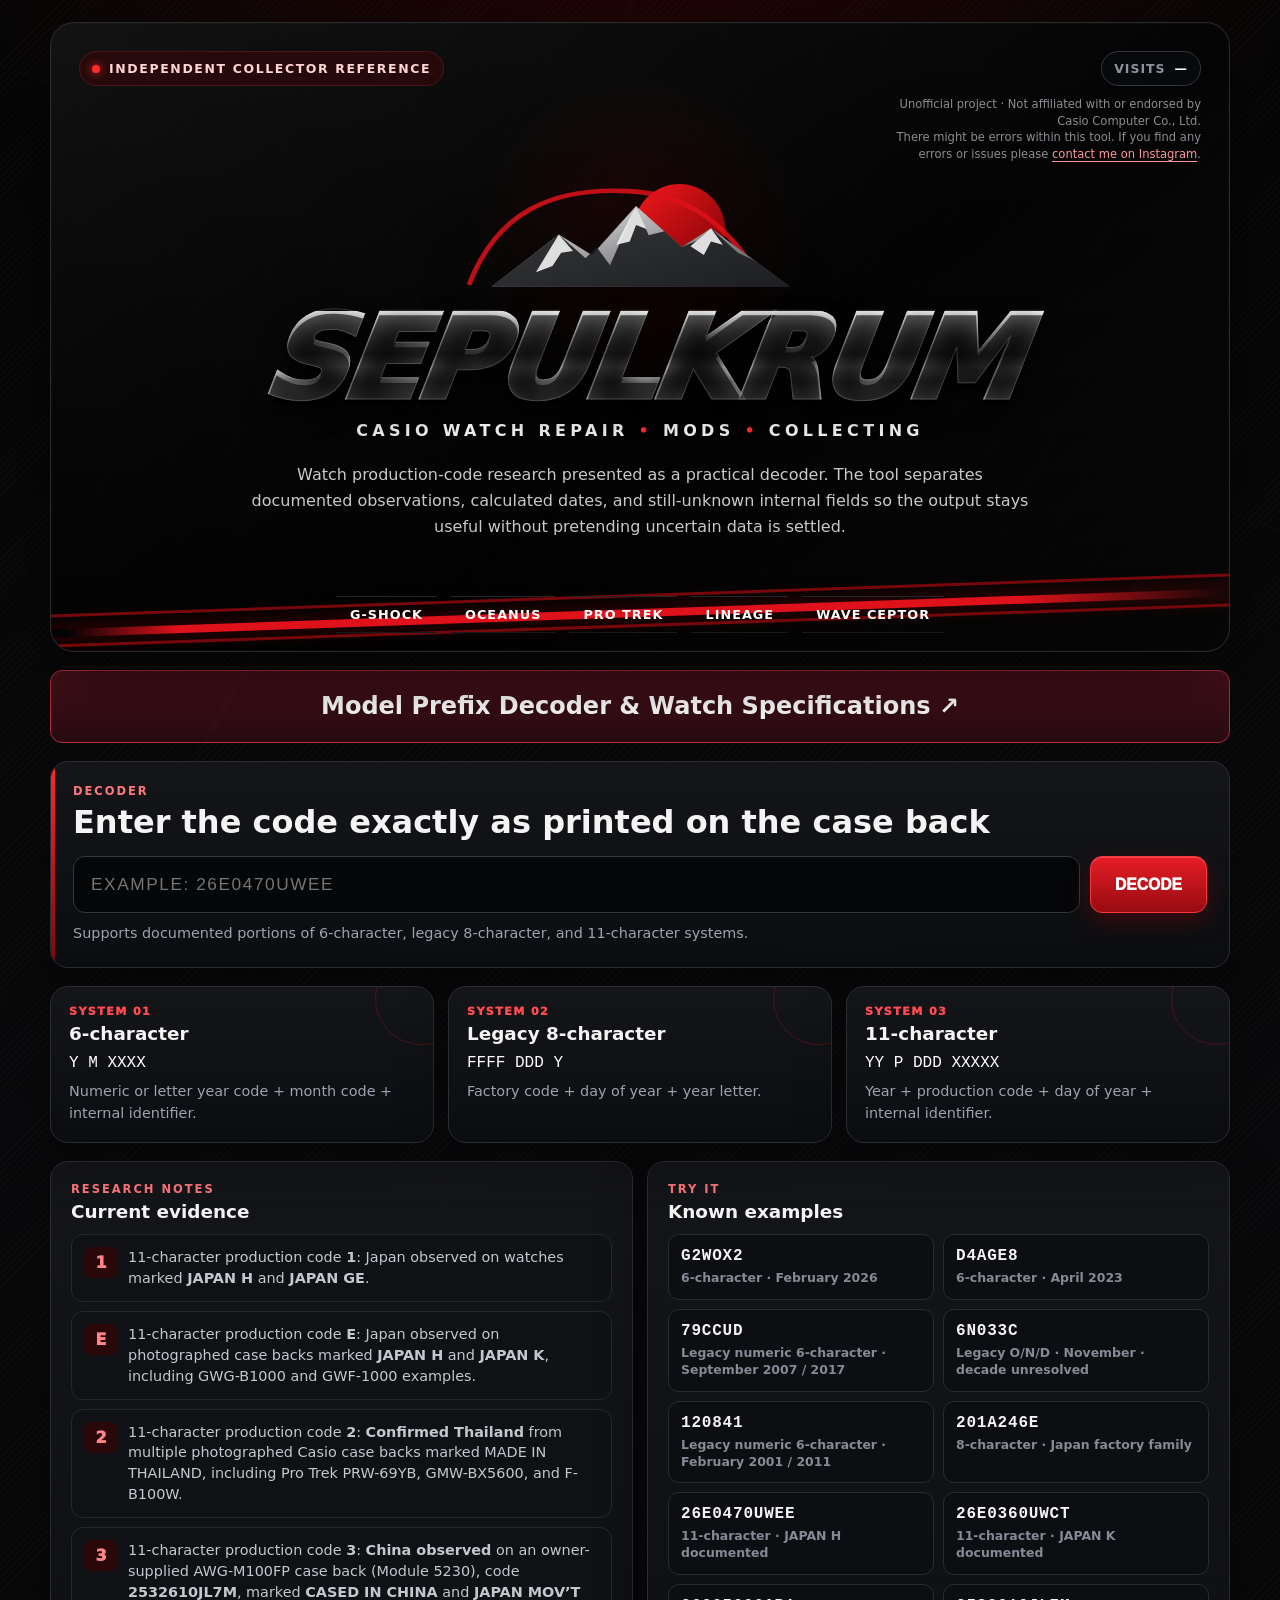
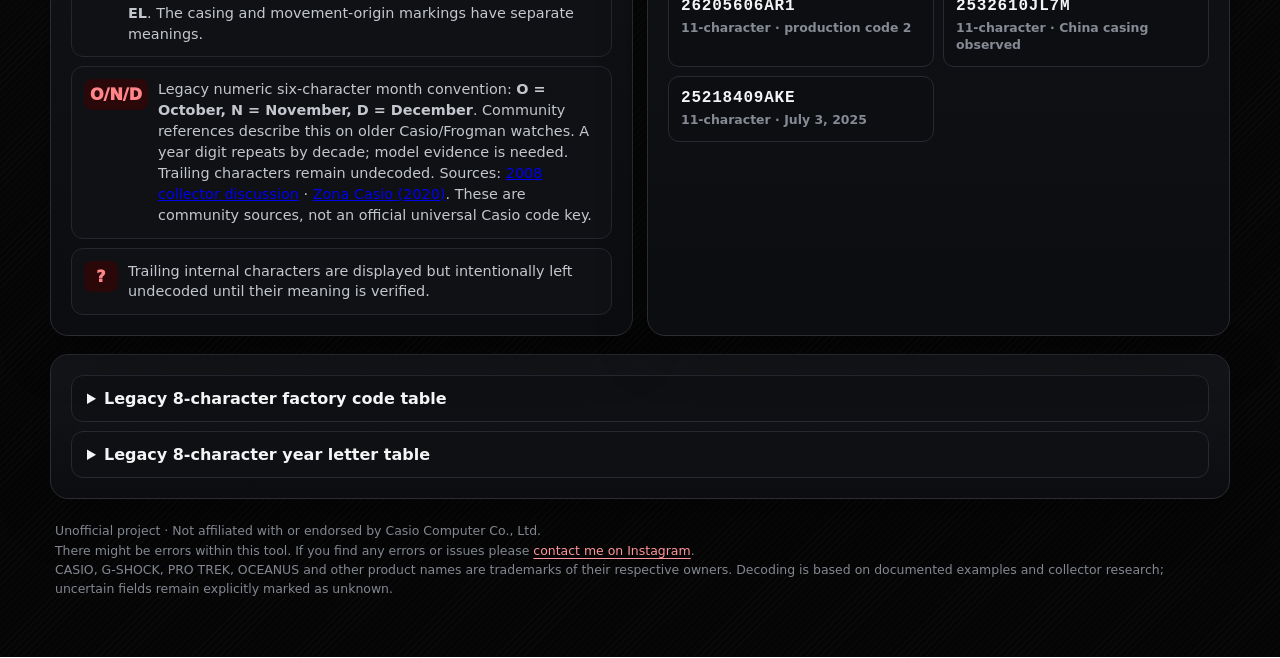
<file: index.html>
<!DOCTYPE html>
<html lang="en">
<head>
<meta charset="UTF-8">
<meta name="viewport" content="width=device-width, initial-scale=1.0">
<meta name="theme-color" content="#090909">
<title>Sepulkrum Watch Code Decoder</title>
<meta name="description" content="Independent reference tool for decoding Casio watch production and batch codes.">
<style>
:root{
  --bg:#060606;
  --bg2:#0d0d0f;
  --panel:#101114;
  --panel2:#16181d;
  --line:#2b2d33;
  --text:#f4f4f5;
  --muted:#9ca3af;
  --red:#df111a;
  --red2:#ff2a2a;
  --red-dark:#76070b;
  --silver1:#f7f7f7;
  --silver2:#9b9b9b;
  --silver3:#3a3a3a;
  --good:#56d17c;
  --amber:#f2b84b;
}
*{box-sizing:border-box}
html{scroll-behavior:smooth}
body{
  margin:0;
  color:var(--text);
  font-family:Inter,system-ui,-apple-system,BlinkMacSystemFont,"Segoe UI",Roboto,Arial,sans-serif;
  background:
    radial-gradient(circle at 50% -10%, rgba(170,0,0,.22), transparent 28%),
    repeating-linear-gradient(135deg, rgba(255,255,255,.018) 0 1px, transparent 1px 5px),
    linear-gradient(180deg,#050505 0%,#09090b 50%,#050505 100%);
  min-height:100vh;
}
body:before{
  content:"";
  position:fixed; inset:0;
  pointer-events:none;
  opacity:.32;
  background:
    linear-gradient(120deg,transparent 0 35%,rgba(255,255,255,.018) 35% 35.4%,transparent 35.4% 100%),
    linear-gradient(20deg,transparent 0 61%,rgba(255,255,255,.014) 61% 61.3%,transparent 61.3% 100%);
  mix-blend-mode:screen;
}
.wrap{width:min(1180px,calc(100% - 28px));margin:0 auto;padding:22px 0 58px}
.hero{
  position:relative;
  overflow:hidden;
  border:1px solid #2a2a2d;
  border-radius:24px;
  min-height:430px;
  background:
    linear-gradient(180deg,rgba(0,0,0,.14),rgba(0,0,0,.72)),
    radial-gradient(circle at 50% 35%,rgba(205,0,0,.18),transparent 24%),
    linear-gradient(145deg,#151515,#050505 58%,#121212);
  box-shadow:0 24px 70px rgba(0,0,0,.55), inset 0 0 0 1px rgba(255,255,255,.02);
}
.hero:after{
  content:"";
  position:absolute; inset:0;
  pointer-events:none;
  background:repeating-linear-gradient(118deg,transparent 0 22px,rgba(255,255,255,.015) 22px 23px,transparent 23px 48px);
  opacity:.5;
}
.red-sweep{
  position:absolute;
  left:-8%; right:-8%; bottom:34px; height:8px;
  transform:rotate(-2deg);
  background:linear-gradient(90deg,transparent 0 8%,var(--red) 16% 78%,transparent 94%);
  box-shadow:0 0 20px rgba(255,0,0,.35);
}
.red-sweep:before,.red-sweep:after{
  content:"";position:absolute;height:3px;background:var(--red-dark);left:0;right:0;
}
.red-sweep:before{top:-15px}.red-sweep:after{top:15px}
.hero-inner{position:relative;z-index:2;padding:28px 28px 24px}
.topline{display:flex;justify-content:space-between;gap:18px;align-items:flex-start}
.topline-right{display:flex;align-items:flex-end;gap:10px;flex-direction:column}
.badge{
  display:inline-flex;align-items:center;gap:9px;
  padding:9px 12px;border:1px solid #4d1518;border-radius:999px;
  background:rgba(67,4,7,.45);color:#ffd4d5;font-weight:800;font-size:.78rem;
  text-transform:uppercase;letter-spacing:.13em
}
.badge-dot{width:8px;height:8px;border-radius:50%;background:var(--red2);box-shadow:0 0 10px var(--red2)}
.disclaimer-mini{color:#8c8c93;font-size:.72rem;text-align:right;max-width:320px;line-height:1.45}
.visit-badge{display:inline-flex;align-items:center;gap:9px;padding:9px 12px;border:1px solid #34363e;border-radius:999px;background:rgba(10,12,16,.72);color:#d7d9de;font-weight:800;font-size:.78rem;letter-spacing:.08em;text-transform:uppercase;white-space:nowrap}
.visit-badge .visit-label{color:#8f949f}.visit-badge .visit-number{color:#fff;font-variant-numeric:tabular-nums}
.emblem{display:flex;justify-content:center;margin-top:10px}
.emblem svg{width:min(410px,82vw);height:auto;filter:drop-shadow(0 14px 24px rgba(0,0,0,.65))}
.brand-word{
  margin:0 auto;
  text-align:center;
  font-size:clamp(3.1rem,9vw,7.3rem);
  line-height:.85;
  font-weight:1000;
  font-style:italic;
  letter-spacing:-.045em;
  transform:skewX(-8deg);
  background:
    linear-gradient(180deg,#fafafa 0%,#bdbdbd 20%,#6f6f72 44%,#ededed 57%,#8f8f93 72%,#f3f3f3 100%);
  -webkit-background-clip:text;
  background-clip:text;
  color:transparent;
  -webkit-text-stroke:1px rgba(255,255,255,.18);
  text-shadow:0 5px 0 rgba(0,0,0,.6),0 12px 24px rgba(0,0,0,.85);
}
.brand-sub{
  text-align:center;
  margin-top:12px;
  color:#ececec;
  font-size:clamp(.72rem,2.2vw,1rem);
  font-weight:800;
  letter-spacing:.27em;
  text-transform:uppercase
}
.brand-sub .dot{color:var(--red2)}
.hero-copy{
  max-width:780px;
  margin:22px auto 0;
  text-align:center;
  color:#c8c9cc;
  line-height:1.65;
  font-size:1rem
}
.brand-strip{
  position:relative;z-index:3;
  display:flex;justify-content:center;flex-wrap:wrap;gap:10px 14px;
  padding:15px 18px 18px;margin-top:16px
}
.brand-chip{
  border-top:1px solid #24262c;border-bottom:1px solid #18191d;
  padding:10px 14px;color:#b9bbc0;font-weight:900;letter-spacing:.08em;
  text-transform:uppercase;font-size:.8rem
}
.brand-chip strong{color:#fff}
.panel{
  background:linear-gradient(180deg,rgba(21,22,26,.97),rgba(12,13,16,.98));
  border:1px solid var(--line);
  border-radius:18px;
  box-shadow:0 18px 48px rgba(0,0,0,.35);
}
.decoder{
  margin-top:18px;padding:22px;position:relative;overflow:hidden
}
.decoder:before{
  content:"";position:absolute;left:0;top:0;bottom:0;width:4px;
  background:linear-gradient(var(--red2),var(--red-dark))
}
.section-kicker{
  color:#ff767b;font-size:.72rem;font-weight:900;letter-spacing:.17em;
  text-transform:uppercase;margin-bottom:5px
}
h1,h2,h3{margin:0}
.decoder h2{font-size:clamp(1.35rem,4vw,2rem);margin-bottom:15px}
.input-row{display:grid;grid-template-columns:1fr auto;gap:10px}
input{
  width:100%;background:#050608;border:1px solid #34363e;color:white;
  padding:17px;border-radius:12px;font-size:1.08rem;letter-spacing:.09em;text-transform:uppercase;outline:none
}
input:focus{border-color:#9b2529;box-shadow:0 0 0 3px rgba(223,17,26,.14)}
button{
  border:1px solid #fa363d;background:linear-gradient(180deg,#e71d26,#970b11);
  color:#fff;border-radius:12px;padding:0 24px;font-weight:950;font-size:.98rem;cursor:pointer;
  box-shadow:0 8px 22px rgba(150,0,0,.34),inset 0 1px rgba(255,255,255,.2)
}
button:hover{filter:brightness(1.08)}
.hint{margin:10px 0 0;color:var(--muted);font-size:.9rem;line-height:1.5}
.result{display:none;margin-top:16px;padding:22px}
.result.show{display:block}
.result-code{font-size:clamp(1.7rem,6vw,3rem);font-weight:950;letter-spacing:.08em;margin-bottom:10px}
.status{display:inline-block;padding:6px 10px;border-radius:999px;font-size:.78rem;font-weight:900;margin-bottom:14px}
.status.confirmed{background:rgba(86,209,124,.12);color:#a4f2bc;border:1px solid rgba(86,209,124,.32)}
.status.observed{background:rgba(242,184,75,.12);color:#ffd47d;border:1px solid rgba(242,184,75,.32)}
.status.unknown{background:rgba(130,137,150,.15);color:#d8dce4;border:1px solid rgba(130,137,150,.32)}
.data-grid{display:grid;grid-template-columns:repeat(2,minmax(0,1fr));gap:10px}
.item{
  background:linear-gradient(180deg,#15171c,#101116);
  border:1px solid #262930;border-radius:13px;padding:14px
}
.item b{display:block;color:#8f949f;font-size:.75rem;text-transform:uppercase;letter-spacing:.08em;margin-bottom:5px}
.note{margin-top:12px;color:#c1c4ca;line-height:1.55}
.systems{display:grid;grid-template-columns:repeat(3,minmax(0,1fr));gap:14px;margin-top:18px}
.system-card{
  padding:18px;position:relative;overflow:hidden
}
.system-card:after{
  content:"";position:absolute;right:-34px;top:-34px;width:90px;height:90px;border-radius:50%;
  border:1px solid rgba(223,17,26,.28)
}
.system-no{
  color:#ff4b52;font-weight:1000;font-size:.7rem;letter-spacing:.12em;text-transform:uppercase
}
.system-card h3{margin-top:5px;font-size:1.15rem}
.system-format{margin-top:10px;font-family:ui-monospace,SFMono-Regular,Menlo,Consolas,monospace;color:#fff}
.system-card p{color:var(--muted);line-height:1.5;margin:9px 0 0;font-size:.9rem}
.bottom-grid{display:grid;grid-template-columns:1fr 1fr;gap:14px;margin-top:18px}
.content-panel{padding:20px}
.content-panel h2{font-size:1.15rem;margin-bottom:12px}
.evidence-grid{display:grid;gap:9px}
.evidence{
  display:grid;grid-template-columns:auto 1fr;gap:10px;align-items:start;
  padding:12px;border:1px solid #24272d;border-radius:12px;background:#0f1115
}
.evidence-tag{
  min-width:34px;text-align:center;padding:6px;border-radius:8px;
  background:#2a0709;color:#ff8589;font-weight:1000
}
.evidence p{margin:0;color:#c4c7cd;line-height:1.45;font-size:.9rem}
.examples{display:grid;grid-template-columns:repeat(2,minmax(0,1fr));gap:9px}
.example{
  border:1px solid #272a31;background:#0c0e12;border-radius:11px;padding:12px;cursor:pointer;
  font-family:ui-monospace,SFMono-Regular,Menlo,Consolas,monospace;font-weight:900;letter-spacing:.05em
}
.example:hover{border-color:#6e171a}
.example span{display:block;margin-top:5px;color:#858a94;font:600 .78rem/1.35 Inter,system-ui,sans-serif;letter-spacing:0}
.tables{margin-top:18px;padding:20px}
details{border:1px solid #262930;background:#0e1014;border-radius:12px;padding:13px 15px}
details+details{margin-top:9px}
summary{cursor:pointer;font-weight:850}
table{width:100%;border-collapse:collapse;margin-top:10px;font-size:.9rem}
th,td{padding:9px;border-bottom:1px solid #23262d;text-align:left}
th{color:#8f949e;text-transform:uppercase;font-size:.72rem;letter-spacing:.06em}
code{background:#090b0e;border:1px solid #292c33;color:#fff;padding:2px 6px;border-radius:6px}
footer{padding:22px 5px 0;color:#828791;font-size:.78rem;line-height:1.55}
footer strong{color:#c8cbd1}
@media(max-width:880px){
  .systems,.bottom-grid,.data-grid{grid-template-columns:1fr}
  .topline{flex-direction:column}
  .topline-right{align-items:flex-start}
  .disclaimer-mini{text-align:left}
}
@media(max-width:620px){
  .wrap{width:min(1180px,calc(100% - 16px));padding-top:10px}
  .hero-inner{padding:18px 14px 16px}
  .hero{border-radius:18px;min-height:0}
  .brand-word{font-size:clamp(2.75rem,15vw,5rem)}
  .brand-sub{letter-spacing:.14em}
  .input-row{grid-template-columns:1fr}
  button{padding:14px 18px}
  .decoder,.result,.content-panel,.tables{padding:16px}
  .brand-strip{gap:2px 6px;padding-bottom:10px}
  .brand-chip{font-size:.68rem;padding:8px 10px}
  .examples{grid-template-columns:1fr}
}

.tool-navigation{margin-top:18px}.prefix-tool-link{display:block;padding:19px 22px;border:1px solid #b62b3c;border-radius:12px;background:linear-gradient(180deg,#471019,#290b11);color:#fff;font-size:clamp(1.05rem,2.4vw,1.5rem);font-weight:850;line-height:1.4;text-align:center;text-decoration:none}.prefix-tool-link:hover{background:#501522;border-color:#ff667b}.prefix-tool-link:focus-visible{outline:3px solid #ff8b92;outline-offset:4px}.disclaimer-mini a,footer a{color:#ff969b;text-underline-offset:3px}
</style>
</head>
<body>
<main class="wrap">

<section class="hero">
  <div class="hero-inner">
    <div class="topline">
      <div class="badge"><span class="badge-dot"></span> Independent collector reference</div>
      <div class="topline-right">
        <div class="visit-badge" title="Total decoder visits"><span class="visit-label">Visits</span><span class="visit-number" id="visitCount">—</span></div>
        <div class="disclaimer-mini" role="note">Unofficial project · Not affiliated with or endorsed by Casio Computer Co., Ltd.<br>There might be errors within this tool. If you find any errors or issues please <a href="https://www.instagram.com/master_tinkerer_sommelier?dlrf=MXQwZjltd3k2bmtzMA%3D%3D&amp;utm_source=qr" target="_blank" rel="noopener noreferrer">contact me on Instagram</a>.</div>
      </div>
    </div>

    <div class="emblem" aria-hidden="true">
      <svg viewBox="0 0 520 175" role="img">
        <defs>
          <linearGradient id="mount" x1="0" y1="0" x2="1" y2="1">
            <stop offset="0" stop-color="#f5f5f5"/>
            <stop offset=".48" stop-color="#9c9c9f"/>
            <stop offset="1" stop-color="#404044"/>
          </linearGradient>
          <linearGradient id="sun" x1="0" y1="0" x2="1" y2="1">
            <stop offset="0" stop-color="#ff1a1f"/>
            <stop offset="1" stop-color="#7d0004"/>
          </linearGradient>
        </defs>
        <circle cx="310" cy="72" r="58" fill="url(#sun)" opacity=".95"/>
        <path d="M43 142 C78 50 148 18 244 23 C323 26 374 67 417 142" fill="none" stroke="#df111a" stroke-width="6" opacity=".85"/>
        <path d="M72 144 L157 78 L199 104 L255 42 L313 94 L350 70 L450 144 Z" fill="url(#mount)"/>
        <path d="M157 78 L191 108 L205 94 L222 117 L255 42 L271 79 L291 74 L313 94 L332 86 L350 70 L384 101 L405 111 L450 144 L72 144 Z" fill="#18191c" opacity=".85"/>
        <path d="M128 126 L157 78 L175 99 L160 101 L149 118 Z M230 91 L255 42 L268 71 L255 66 L247 87 Z M324 93 L350 70 L365 91 L350 87 L341 104 Z" fill="#f2f2f2" opacity=".9"/>
      </svg>
    </div>

    <div class="brand-word">SEPULKRUM</div>
    <div class="brand-sub">CASIO WATCH REPAIR <span class="dot">•</span> MODS <span class="dot">•</span> COLLECTING</div>
    <p class="hero-copy">
      Watch production-code research presented as a practical decoder. The tool separates documented observations,
      calculated dates, and still-unknown internal fields so the output stays useful without pretending uncertain data is settled.
    </p>
  </div>

  <div class="brand-strip">
    <div class="brand-chip"><strong>G-SHOCK</strong></div>
    <div class="brand-chip"><strong>OCEANUS</strong></div>
    <div class="brand-chip"><strong>PRO TREK</strong></div>
    <div class="brand-chip"><strong>LINEAGE</strong></div>
    <div class="brand-chip"><strong>WAVE CEPTOR</strong></div>
  </div>
  <div class="red-sweep"></div>
</section>

<nav class="tool-navigation" aria-label="Other SEPULKRUM tools"><a class="prefix-tool-link" href="https://sepulkrum.github.io/watch-code-decoder/prefixes/">Model Prefix Decoder &amp; Watch Specifications ↗</a></nav>

<section class="panel decoder">
  <div class="section-kicker">Decoder</div>
  <h2>Enter the code exactly as printed on the case back</h2>
  <div class="input-row">
    <input id="codeInput" autocomplete="off" placeholder="Example: 26E0470UWEE" maxlength="24">
    <button id="decodeBtn">DECODE</button>
  </div>
  <p class="hint">Supports documented portions of 6-character, legacy 8-character, and 11-character systems.</p>
</section>

<section id="result" class="panel result" aria-live="polite">
  <div id="resultCode" class="result-code"></div>
  <div id="resultStatus"></div>
  <div id="resultGrid" class="data-grid"></div>
  <div id="resultNote" class="note"></div>
</section>

<section class="systems">
  <article class="panel system-card">
    <div class="system-no">System 01</div>
    <h3>6-character</h3>
    <div class="system-format">Y M XXXX</div>
    <p>Numeric or letter year code + month code + internal identifier.</p>
  </article>
  <article class="panel system-card">
    <div class="system-no">System 02</div>
    <h3>Legacy 8-character</h3>
    <div class="system-format">FFFF DDD Y</div>
    <p>Factory code + day of year + year letter.</p>
  </article>
  <article class="panel system-card">
    <div class="system-no">System 03</div>
    <h3>11-character</h3>
    <div class="system-format">YY P DDD XXXXX</div>
    <p>Year + production code + day of year + internal identifier.</p>
  </article>
</section>

<section class="bottom-grid">
  <section class="panel content-panel">
    <div class="section-kicker">Research notes</div>
    <h2>Current evidence</h2>
    <div class="evidence-grid">
      <div class="evidence"><div class="evidence-tag">1</div><p>11-character production code <strong>1</strong>: Japan observed on watches marked <strong>JAPAN H</strong> and <strong>JAPAN GE</strong>.</p></div>
      <div class="evidence"><div class="evidence-tag">E</div><p>11-character production code <strong>E</strong>: Japan observed on photographed case backs marked <strong>JAPAN H</strong> and <strong>JAPAN K</strong>, including GWG-B1000 and GWF-1000 examples.</p></div>
      <div class="evidence"><div class="evidence-tag">2</div><p>11-character production code <strong>2</strong>: <strong>Confirmed Thailand</strong> from multiple photographed Casio case backs marked MADE IN THAILAND, including Pro Trek PRW-69YB, GMW-BX5600, and F-B100W.</p></div>
      <div class="evidence"><div class="evidence-tag">3</div><p>11-character production code <strong>3</strong>: <strong>China observed</strong> on an owner-supplied AWG-M100FP case back (Module 5230), code <strong>2532610JL7M</strong>, marked <strong>CASED IN CHINA</strong> and <strong>JAPAN MOV’T EL</strong>. The casing and movement-origin markings have separate meanings.</p></div>
      <div class="evidence"><div class="evidence-tag">O/N/D</div><p>Legacy numeric six-character month convention: <strong>O = October, N = November, D = December</strong>. Community references describe this on older Casio/Frogman watches. A year digit repeats by decade; model evidence is needed. Trailing characters remain undecoded. Sources: <a href="https://www.hablemosderelojes.com/t/numeros-de-serie-en-el-frogman-y-como-leerlos/26295" target="_blank" rel="noopener noreferrer">2008 collector discussion</a> · <a href="https://zonacasio.blogspot.com/2020/08/que-indican-los-diferentes-codigos-en.html" target="_blank" rel="noopener noreferrer">Zona Casio (2020)</a>. These are community sources, not an official universal Casio code key.</p></div>
      <div class="evidence"><div class="evidence-tag">?</div><p>Trailing internal characters are displayed but intentionally left undecoded until their meaning is verified.</p></div>
    </div>
  </section>

  <section class="panel content-panel">
    <div class="section-kicker">Try it</div>
    <h2>Known examples</h2>
    <div class="examples">
      <div class="example" data-code="G2WOX2">G2WOX2<span>6-character · February 2026</span></div>
      <div class="example" data-code="D4AGE8">D4AGE8<span>6-character · April 2023</span></div>
      <div class="example" data-code="79CCUD">79CCUD<span>Legacy numeric 6-character · September 2007 / 2017</span></div>
      <div class="example" data-code="6N033C">6N033C<span>Legacy O/N/D · November · decade unresolved</span></div>
      <div class="example" data-code="120841">120841<span>Legacy numeric 6-character · February 2001 / 2011</span></div>
      <div class="example" data-code="201A246E">201A246E<span>8-character · Japan factory family</span></div>
      <div class="example" data-code="26E0470UWEE">26E0470UWEE<span>11-character · JAPAN H documented</span></div>
      <div class="example" data-code="26E0360UWCT">26E0360UWCT<span>11-character · JAPAN K documented</span></div>
      <div class="example" data-code="26205606AR1">26205606AR1<span>11-character · production code 2</span></div>
      <div class="example" data-code="2532610JL7M">2532610JL7M<span>11-character · China casing observed</span></div>
      <div class="example" data-code="25218409AKE">25218409AKE<span>11-character · July 3, 2025</span></div>
    </div>
  </section>
</section>

<section class="panel tables">
  <details>
    <summary>Legacy 8-character factory code table</summary>
    <table>
      <thead><tr><th>Factory code</th><th>Observed country</th></tr></thead>
      <tbody id="factoryTableBody"></tbody>
    </table>
  </details>
  <details>
    <summary>Legacy 8-character year letter table</summary>
    <p class="note">The legacy 8-character final letter follows the same 10-year cycle value as the first digit of the older numeric 6-character system: J↔0, A↔1, B↔2, C↔3, D↔4, E↔5, F↔6, G↔7, H↔8, I↔9.</p>
    <table>
      <thead><tr><th>8-character year letter</th><th>Matching numeric 6-character digit</th><th>Possible years</th></tr></thead>
      <tbody id="yearTableBody"></tbody>
    </table>
  </details>
</section>

<footer>
  Unofficial project · Not affiliated with or endorsed by Casio Computer Co., Ltd.<br>There might be errors within this tool. If you find any errors or issues please <a href="https://www.instagram.com/master_tinkerer_sommelier?dlrf=MXQwZjltd3k2bmtzMA%3D%3D&amp;utm_source=qr" target="_blank" rel="noopener noreferrer">contact me on Instagram</a>.<br>
  CASIO, G-SHOCK, PRO TREK, OCEANUS and other product names are trademarks of their respective owners.
  Decoding is based on documented examples and collector research; uncertain fields remain explicitly marked as unknown.
</footer>

</main>

<script>
const year6Alpha={
  A:2020,B:2021,C:2022,D:2023,E:2024,F:2025,G:2026
};

const year6Numeric={
  "0":[2000,2010],
  "1":[2001,2011],
  "2":[2002,2012],
  "3":[2003,2013],
  "4":[2004,2014],
  "5":[2005,2015],
  "6":[2006,2016],
  "7":[2007,2017],
  "8":[2008,2018],
  "9":[2009,2019]
};

const month6={
  "1":"January","2":"February","3":"March","4":"April","5":"May","6":"June",
  "7":"July","8":"August","9":"September","0":"October","A":"November","B":"December"
};

const legacyMonth6={...month6,O:"October",N:"November",D:"December"};

const production11={
  "1":{text:"Japan",confidence:"Observed",detail:"Observed with JAPAN H and JAPAN GE case-back markings."},
  "E":{text:"Japan",confidence:"Observed",detail:"Observed on photographed Japan case backs marked JAPAN H and JAPAN K, including GWG-B1000 and GWF-1000 examples."},
  "2":{text:"Thailand",confidence:"Confirmed",detail:"Confirmed by multiple photographed Casio case backs marked MADE IN THAILAND, including Pro Trek PRW-69YB, GMW-BX5600, and F-B100W."},
  "3":{text:"China",confidence:"Observed",detail:"Observed on an owner-supplied AWG-M100FP case-back photograph (Module 5230), code 2532610JL7M, marked CASED IN CHINA and JAPAN MOV’T EL. This identifies the observed casing country, not Japanese movement origin or an individual factory."}
};

const legacyFactories={
  "001A":"Japan","001B":"Japan","001C":"Japan","001D":"Japan",
  "002A":"Thailand",
  "003A":"China","004A":"China","006A":"China",
  "201A":"Japan","201B":"Japan","201C":"Japan","201D":"Japan","201E":"Japan",
  "202A":"Thailand","204A":"China",
  "211B":"Japan","212A":"Thailand",
  "221B":"Japan","221C":"Japan","221D":"Japan","222A":"Thailand",
  "302A":"Thailand","304Y":"China",
  "G11A":"Japan","G21D":"Japan"
};

const legacyYears={
  "J":[2000,2010,2020],
  "A":[2001,2011,2021],
  "B":[2002,2012,2022],
  "C":[2003,2013,2023],
  "D":[2004,2014,2024],
  "E":[2005,2015,2025],
  "F":[2006,2016],
  "G":[2007,2017],
  "H":[2008,2018],
  "I":[2009,2019]
};

const legacyYearToNumericDigit={
  "J":"0","A":"1","B":"2","C":"3","D":"4",
  "E":"5","F":"6","G":"7","H":"8","I":"9"
};

function field(label,value){return `<div class="item"><b>${label}</b>${value}</div>`}

function dayOfYearToDate(year,day){
  const max=((year%4===0&&year%100!==0)||year%400===0)?366:365;
  if(day<1||day>max)return null;
  const d=new Date(Date.UTC(year,0,day));
  return d.toLocaleDateString("en-US",{timeZone:"UTC",year:"numeric",month:"long",day:"numeric"});
}

function showResult(code,items,statusClass,statusText,note){
  document.getElementById("resultCode").textContent=code;
  document.getElementById("resultGrid").innerHTML=items.join("");
  document.getElementById("resultStatus").innerHTML=`<span class="status ${statusClass}">${statusText}</span>`;
  document.getElementById("resultNote").textContent=note||"";
  document.getElementById("result").classList.add("show");
  document.getElementById("result").scrollIntoView({behavior:"smooth",block:"start"});
}

function decode6(code){
  const y=code[0],m=code[1],internal=code.slice(2),month=/^\d$/.test(y)?legacyMonth6[m]:month6[m];

  if(/^\d$/.test(y)){
    const years=year6Numeric[y]||[];
    if(!month||!years.length){
      showResult(code,[
        field("Format","Legacy numeric 6-character code"),
        field("Year digit",`${y} — not verified in current dataset`),
        field("Month code",`${m} — not verified in current dataset`),
        field("Internal code",internal)
      ],"unknown","Partially decoded","The code shape is recognized, but one or more values are not yet verified.");
      return;
    }

    if(/^[OND]$/.test(m)){
      showResult(code,[
        field("Format","Legacy numeric 6-character code · O/N/D convention"),
        field("Year digit",`${y} — year ending in ${y}; decade unresolved`),
        field("Month",`${m} = ${month}`),
        field("Production date",`${month}; the year and decade require model-specific evidence`),
        field("Internal code",`${internal} — meaning not yet decoded`),
        field("Evidence","O/N/D is reported in collector references, including Frogman discussions; applicability to this particular watch still needs model/case-back evidence.")
      ],"observed","Community-supported month convention",
        "This is not an official Casio decoding key. The month interpretation is conditional on this legacy format applying. Do not choose a decade or interpret the trailing characters without supporting evidence.");
      return;
    }

    const possibleMonths=years.map(year=>`${month} ${year}`).join("<br>");
    showResult(code,[
      field("Format","Legacy numeric 6-character code"),
      field("Year digit",`${y} = ${years.join(" / ")}`),
      field("Month",`${m} = ${month}`),
      field("Possible production dates",possibleMonths),
      field("Internal code",`${internal} — meaning not yet decoded`)
    ],"observed","Legacy numeric format recognized",
      "The first digit follows a 10-year cycle. Use the watch model and production era to choose the correct decade.");
    return;
  }

  const year=year6Alpha[y];
  if(!year||!month){
    showResult(code,[
      field("Format","6-character production code"),
      field("Year code",`${y} — not verified in current dataset`),
      field("Month code",`${m} — not verified in current dataset`),
      field("Internal code",internal)
    ],"unknown","Partially decoded","The code shape is recognized, but one or more values are not yet verified.");
    return;
  }

  showResult(code,[
    field("Format","6-character production code"),
    field("Year",`${y} = ${year}`),
    field("Month",`${m} = ${month}`),
    field("Production date",`${month} ${year}`),
    field("Internal code",`${internal} — meaning not yet decoded`)
  ],"confirmed","Verified format fields","The final four characters are intentionally left unexplained until verified.");
}
function decode8(code){
  const factory=code.slice(0,4);
  const dayStr=code.slice(4,7);
  const yearLetter=code[7];
  const day=parseInt(dayStr,10);
  const country=legacyFactories[factory];
  const years=legacyYears[yearLetter]||[];
  const matchingDigit=legacyYearToNumericDigit[yearLetter];

  const possibleDates=years.map(y=>{
    const date=dayOfYearToDate(y,day);
    return date||`${y} — invalid day ${dayStr}`;
  }).join("<br>");

  showResult(code,[
    field("Format","Legacy 8-character code"),
    field("Factory code",`${factory}${country?` = ${country}`:" = unknown"}`),
    field("Day of year",dayStr),
    field("Year letter",`${yearLetter}${years.length?` = ${years.join(" / ")}`:" = unknown"}`),
    field("Matching numeric 6-character year digit",matchingDigit?`${yearLetter} ↔ ${matchingDigit}`:"Unknown"),
    field("Possible production dates",possibleDates||"Year mapping not yet available")
  ],country?"observed":"unknown",
    country?"Legacy format recognized":"Legacy factory code unknown",
    "The final year letter does not identify the decade by itself. Use the model and production era to choose the correct year."
  );
}

function decode11(code){
  const yy=parseInt(code.slice(0,2),10);
  const year=2000+yy;
  const p=code[2];
  const dayStr=code.slice(3,6);
  const day=parseInt(dayStr,10);
  const internal=code.slice(6);
  const date=dayOfYearToDate(year,day);
  const prod=production11[p];

  const items=[
    field("Format","11-character production code"),
    field("Year",`${code.slice(0,2)} = ${year}`),
    field("Production code",`${p} = ${prod?prod.text:"Unknown"}`),
    field("Day of year",`${dayStr}${date?` = ${date}`:" — invalid day number"}`),
    field("Internal code",`${internal} — meaning not yet decoded`)
  ];
  if(prod)items.push(field("Evidence",prod.detail));

  showResult(code,items,prod?(prod.confidence==="Confirmed"?"confirmed":"observed"):"unknown",
    prod?prod.confidence:"Production code unknown",
    prod
      ?"The production-code interpretation is based on documented examples, not an official Casio decoding guide."
      :"The date portion can be decoded, but this production-code character is not yet identified in the current evidence database."
  );
}

function decode(){
  const input=document.getElementById("codeInput");
  const code=input.value.trim().toUpperCase().replace(/\s+/g,"");
  input.value=code;

  if(!code){
    showResult("No code entered",[],"unknown","Enter a code","Type the complete case-back code exactly as printed.");
    return;
  }

  if(/^[A-Z][0-9AB][A-Z0-9]{4}$/.test(code)){decode6(code);return}
  if(/^[0-9][0-9ABOND][A-Z0-9]{4}$/.test(code)){decode6(code);return}
  if(/^[A-Z0-9]{4}\d{3}[A-J]$/.test(code)){decode8(code);return}
  if(/^\d{2}[A-Z0-9]\d{3}[A-Z0-9]{5}$/.test(code)){decode11(code);return}

  showResult(code,[field("Status","Unrecognized code format")],"unknown","Not recognized",
    "Check the code exactly as printed on the case back. Do not add spaces or punctuation.");
}

document.getElementById("decodeBtn").addEventListener("click",decode);
document.getElementById("codeInput").addEventListener("keydown",e=>{if(e.key==="Enter")decode()});
document.querySelectorAll(".example").forEach(el=>{
  el.addEventListener("click",()=>{
    document.getElementById("codeInput").value=el.dataset.code;
    decode();
  });
});

const factoryBody=document.getElementById("factoryTableBody");
Object.entries(legacyFactories).forEach(([code,country])=>{
  const tr=document.createElement("tr");
  tr.innerHTML=`<td><code>${code}</code></td><td>${country}</td>`;
  factoryBody.appendChild(tr);
});

const yearBody=document.getElementById("yearTableBody");
Object.entries(legacyYears).forEach(([letter,years])=>{
  const tr=document.createElement("tr");
  tr.innerHTML=`<td><code>${letter}</code></td><td><code>${legacyYearToNumericDigit[letter]||"?"}</code></td><td>${years.join(" / ")}</td>`;
  yearBody.appendChild(tr);
});
</script>

<script data-goatcounter="https://sepulkrumdecoder.goatcounter.com/count"
        async src="https://gc.zgo.at/count.js"></script>
<script>
(function(){
  const target=document.getElementById("visitCount");
  if(!target)return;
  fetch("https://sepulkrumdecoder.goatcounter.com/counter/TOTAL.json", {cache:"no-store"})
    .then(r=>{if(!r.ok) throw new Error(); return r.json();})
    .then(data=>{target.textContent=data.count || "0";})
    .catch(()=>{target.textContent="—";});
})();
</script>

</body>
</html>
</file>
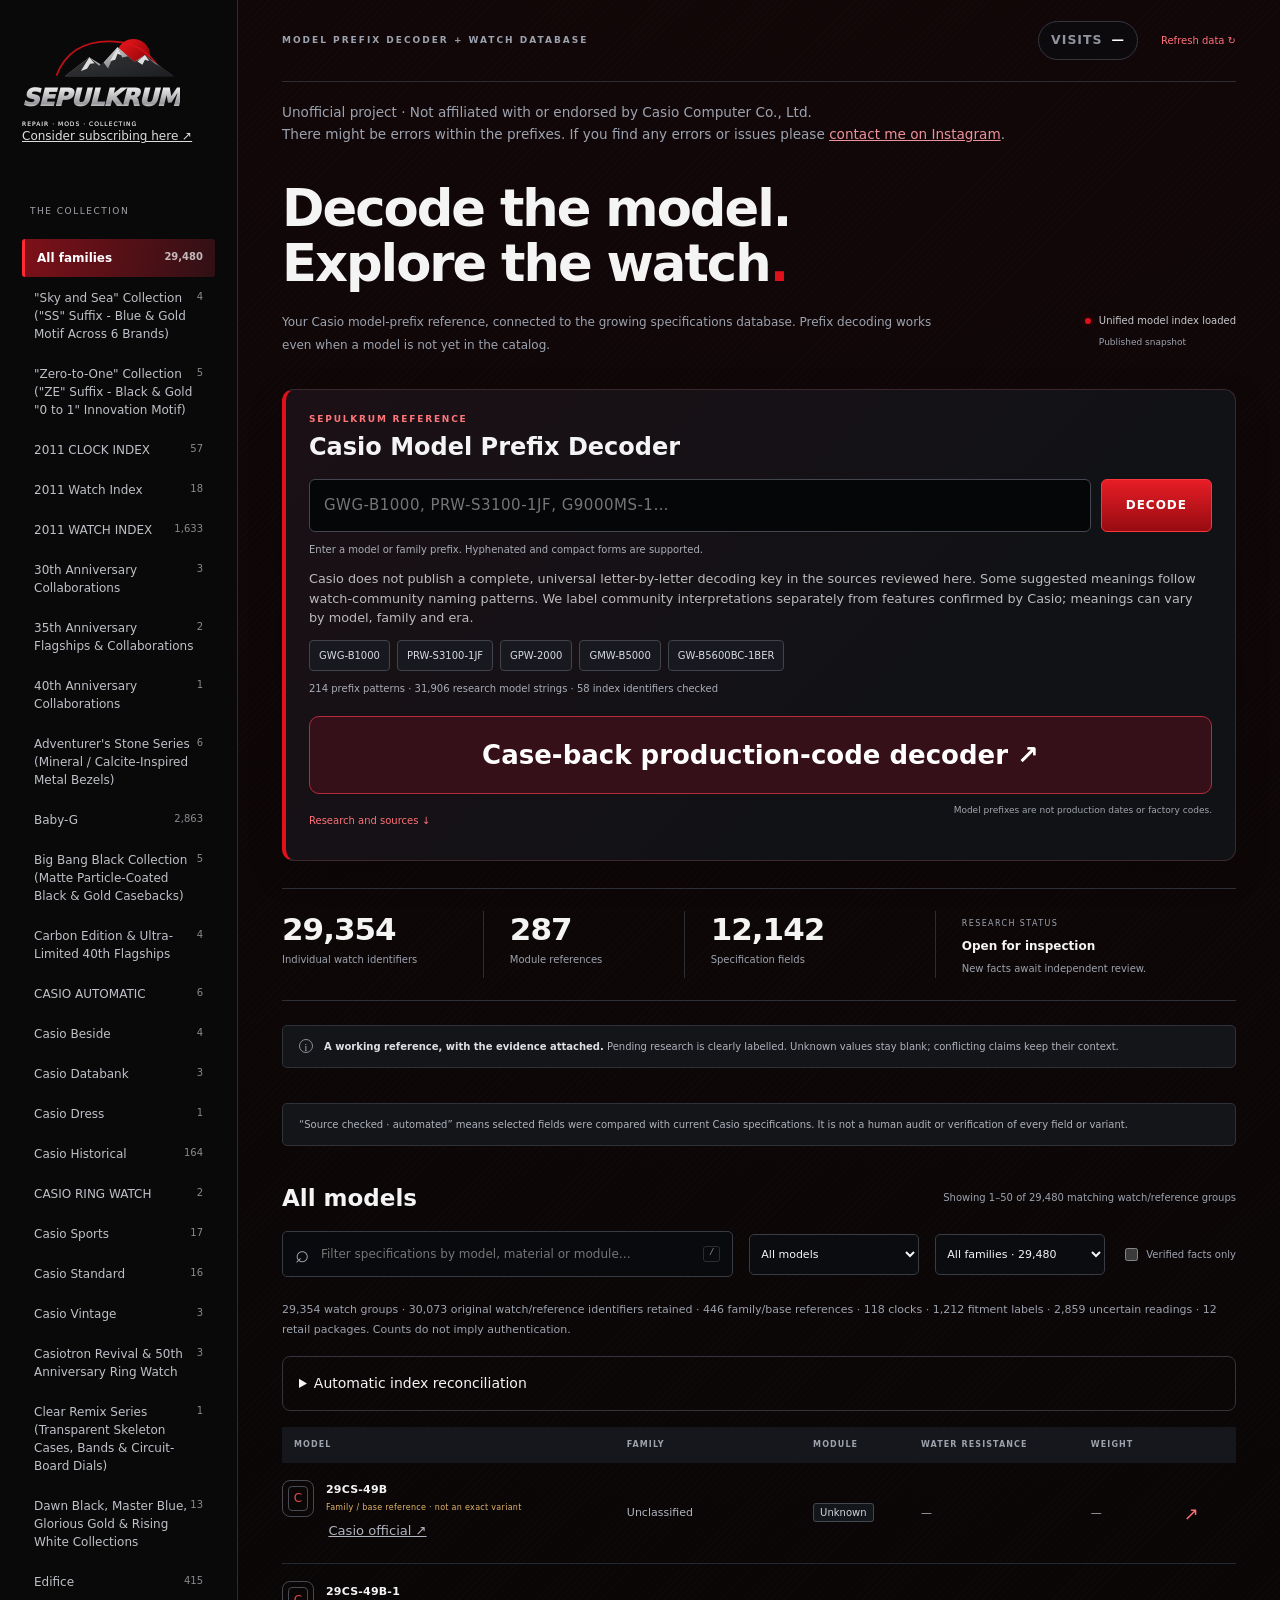
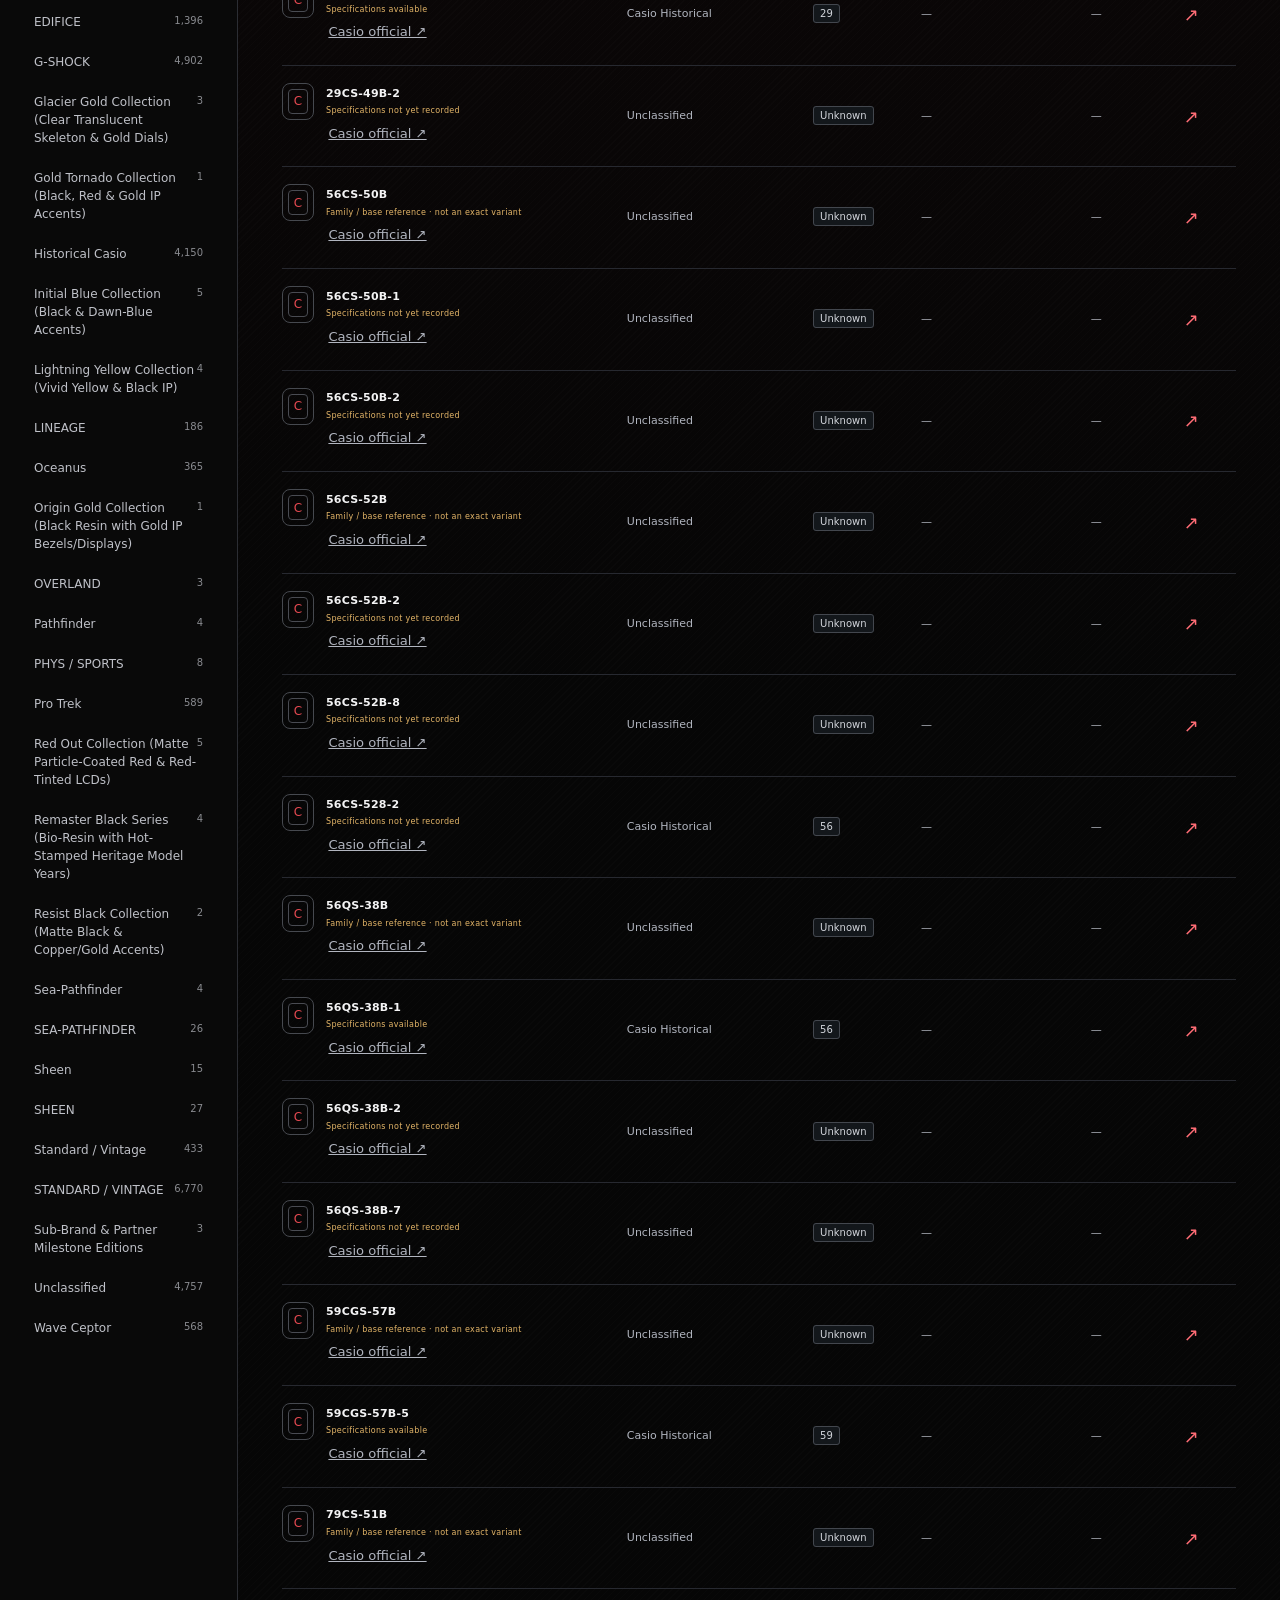
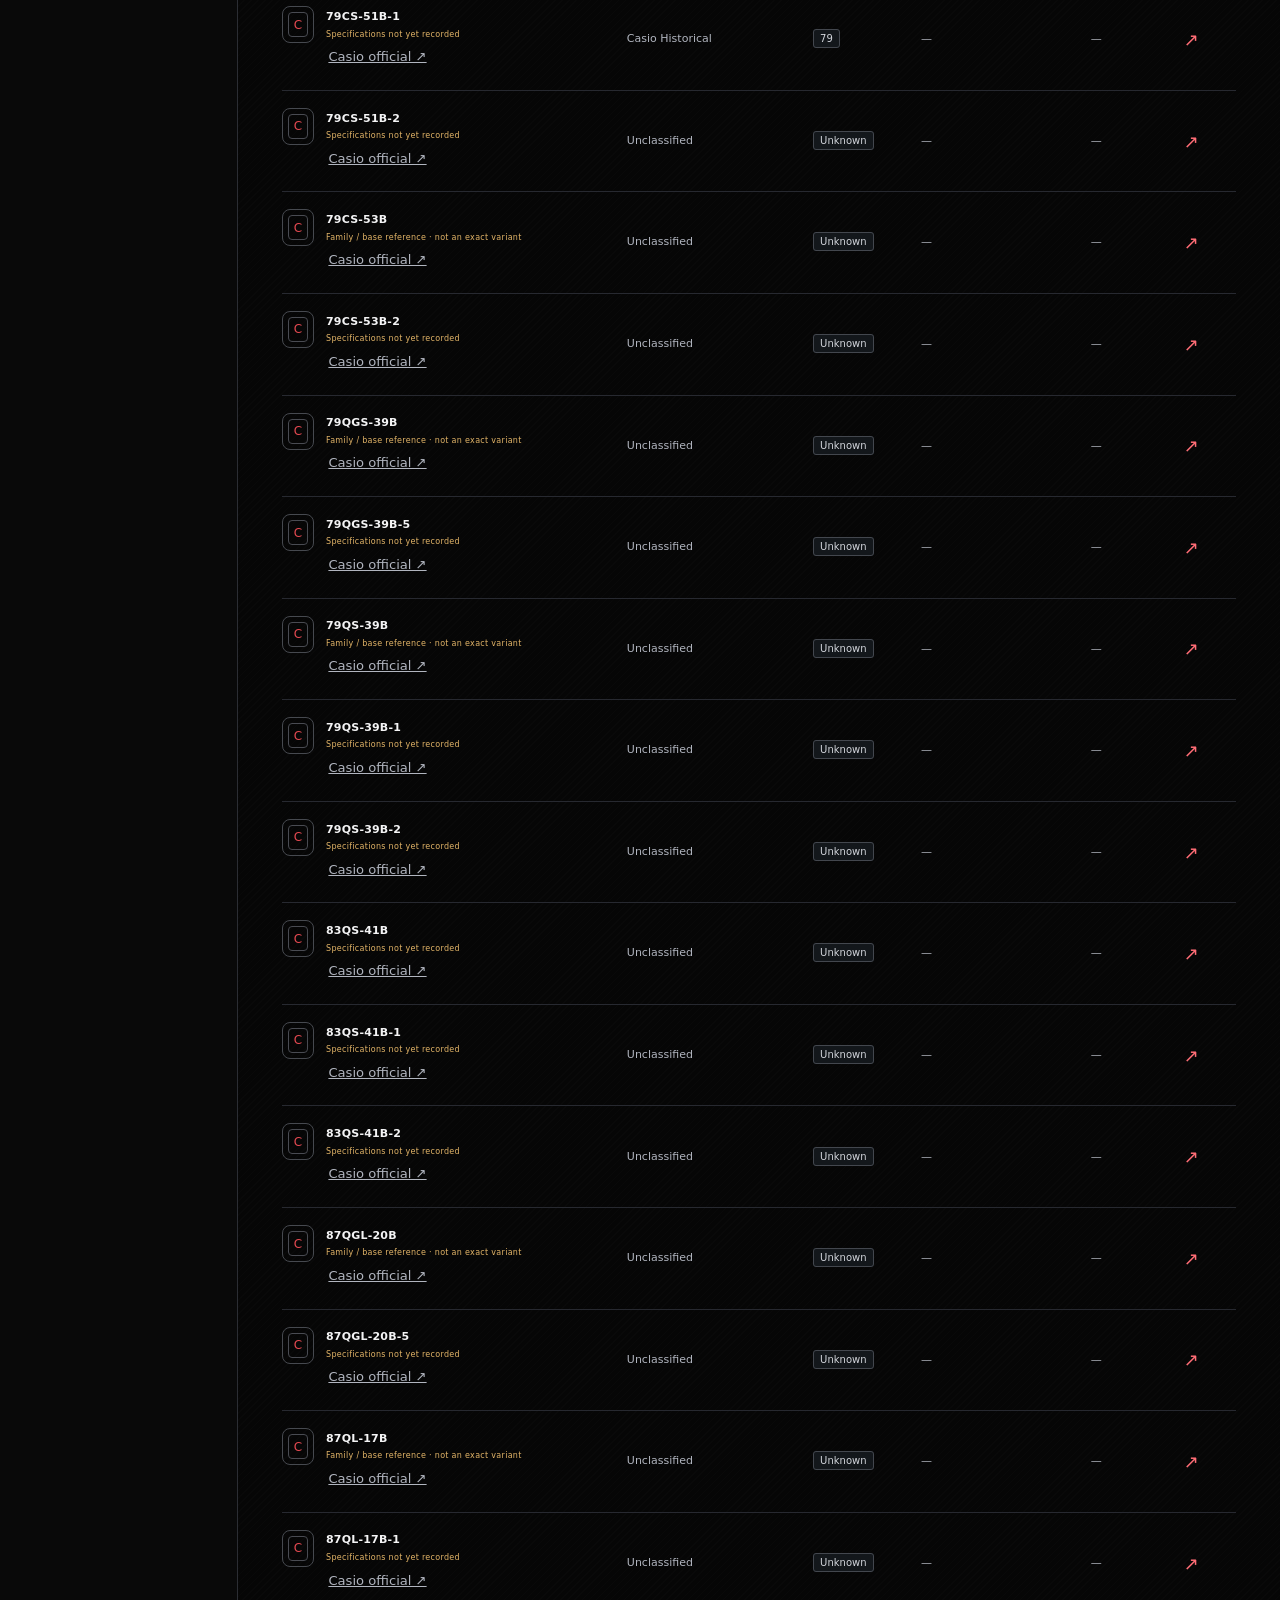
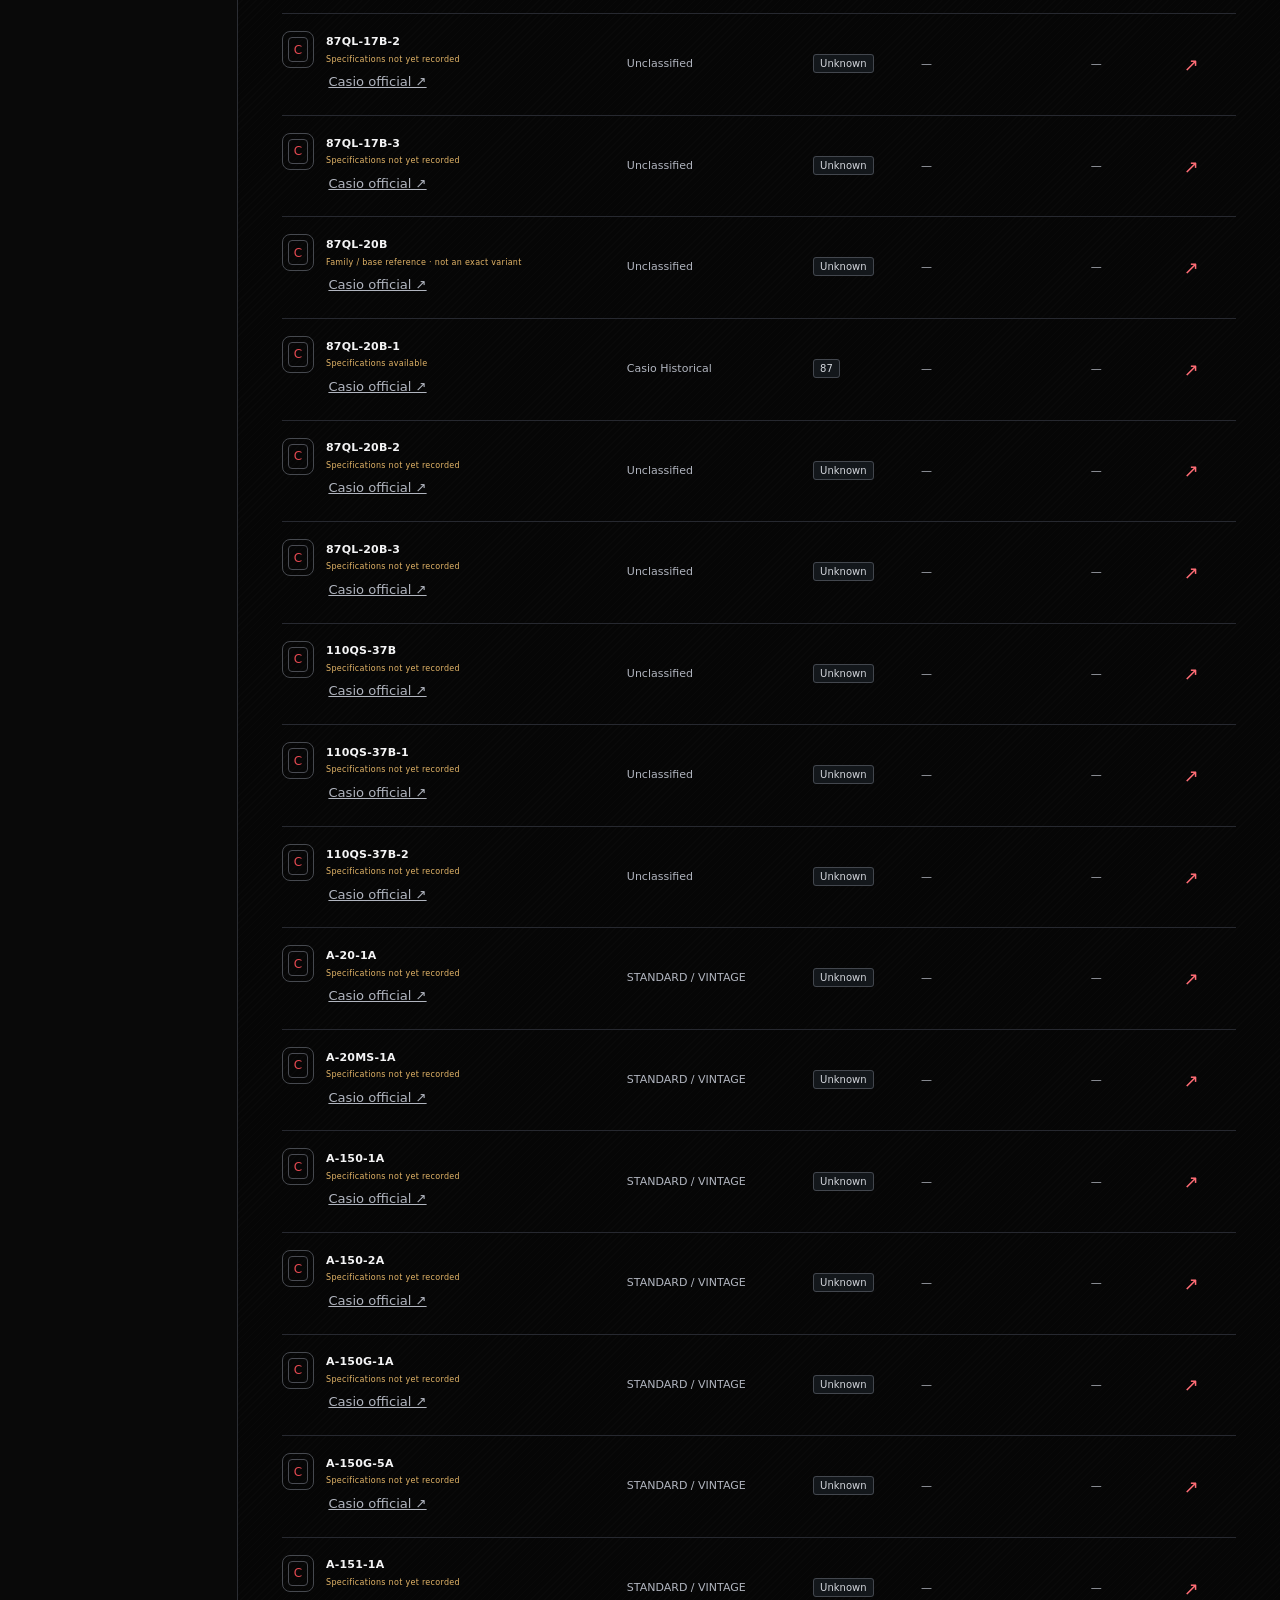
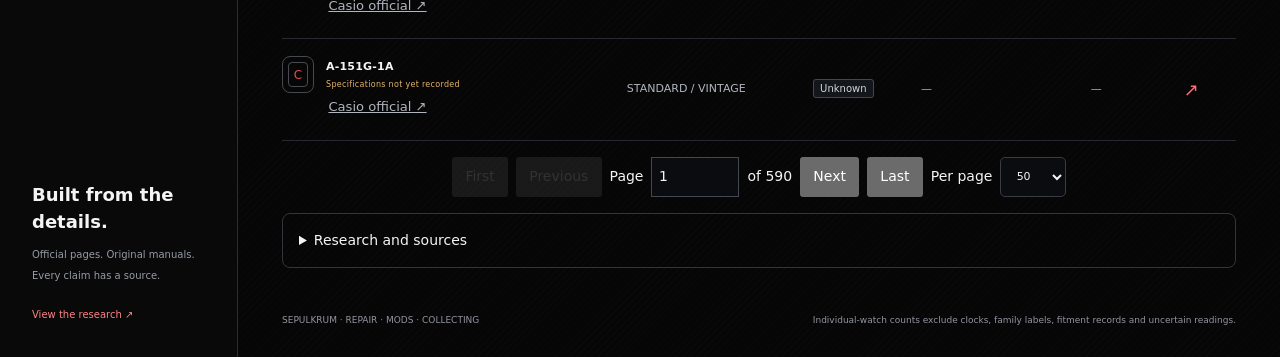
<file: prefixes/index.html>
<!doctype html><html lang="en"><head><meta charset="UTF-8"><meta name="viewport" content="width=device-width,initial-scale=1"><meta name="theme-color" content="#090909"><meta name="description" content="Explore the SEPULKRUM Casio watch specifications database. Model details, module functions and original source evidence."><title>SEPULKRUM — Model Prefix Decoder & Specifications</title><link rel="stylesheet" href="style.css?v=0dbd25b722fbd8b7"></head><body>
<a class="skip" href="#search">Skip to watch search</a>
<div class="layout"><aside class="sidebar"><a class="brand" href="#" aria-label="SEPULKRUM home"><img class="brand-emblem" src="brand-emblem.svg" alt="SEPULKRUM mountain and red sun emblem"><span class="brand-name">SEPULKRUM<small>REPAIR · MODS · COLLECTING</small></span></a><a class="subscribe-link" href="https://www.youtube.com/@sepulkrum?sub_confirmation=1" target="_blank" rel="noopener noreferrer">Consider subscribing here ↗</a><div class="collection-heading"><span>THE COLLECTION</span></div><nav id="families" aria-label="Filter by Casio family"></nav><div class="sidebar-foot"><p>Built from the details.</p><small>Official pages. Original manuals.<br>Every claim has a source.</small><a href="https://github.com/SEPULKRUM/casio-watch-specs" target="_blank" rel="noopener noreferrer">View the research ↗</a></div></aside>
<main><header class="topline"><span class="eyebrow">MODEL PREFIX DECODER + WATCH DATABASE</span><div class="top-actions"><span class="visit-badge" title="Model Prefix Decoder visits"><span class="visit-label">Visits</span><span class="visit-number" id="prefixVisitCount" aria-live="polite">—</span></span><button id="refresh" class="text-button">Refresh data ↻</button></div></header>
<p class="unofficial-disclaimer" role="note">Unofficial project · Not affiliated with or endorsed by Casio Computer Co., Ltd.<br>There might be errors within the prefixes. If you find any errors or issues please <a href="https://www.instagram.com/master_tinkerer_sommelier?dlrf=MXQwZjltd3k2bmtzMA%3D%3D&amp;utm_source=qr" target="_blank" rel="noopener noreferrer">contact me on Instagram</a>.</p><section class="intro"><div><h1>Decode the model.<br>Explore the watch<span>.</span></h1><p>Your Casio model-prefix reference, connected to the growing specifications database. Prefix decoding works even when a model is not yet in the catalog.</p></div><div class="data-note"><span class="pulse"></span><span id="data-status" role="status">Loading catalog…</span><small id="updated">Public reference · growing collection</small></div></section>
<section class="prefix-panel" aria-labelledby="prefix-heading"><div class="section-kicker">SEPULKRUM REFERENCE</div><h2 id="prefix-heading">Casio Model Prefix Decoder</h2><form id="prefix-form" class="prefix-form"><label class="sr-only" for="prefix-input">Casio model or prefix</label><input id="prefix-input" placeholder="GWG-B1000, PRW-S3100-1JF, G9000MS-1…" autocomplete="off" spellcheck="false" maxlength="80"><button class="decode-button" type="submit">DECODE</button></form><p class="prefix-help">Enter a model or family prefix. Hyphenated and compact forms are supported.</p><p id="decoder-disclosure" class="decoder-disclosure" role="note">Some suggested meanings are watch-community interpretations. Casio-confirmed features are labelled separately.</p><div class="prefix-examples"><button type="button" data-model="GWG-B1000">GWG-B1000</button><button type="button" data-model="PRW-S3100-1JF">PRW-S3100-1JF</button><button type="button" data-model="GPW-2000">GPW-2000</button><button type="button" data-model="GMW-B5000">GMW-B5000</button><button type="button" data-model="GW-B5600BC-1BER">GW-B5600BC-1BER</button></div><p id="reference-coverage" class="prefix-help" aria-live="polite">Loading research model references…</p>
<section id="prefix-result" aria-live="polite" hidden></section><p class="prefix-foot"><button id="show-research" type="button" class="text-button">Research and sources ↓</button><a class="caseback-link" href="https://sepulkrum.github.io/watch-code-decoder/" target="_blank" rel="noopener noreferrer">Case-back production-code decoder ↗</a><span>Model prefixes are not production dates or factory codes.</span></p></section>
<section class="stats" aria-label="Database coverage"><div><strong id="model-count">—</strong><span>Individual watch identifiers</span></div><div><strong id="module-count">—</strong><span>Module references</span></div><div><strong id="fact-count">—</strong><span>Specification fields</span></div><div class="status-stat"><span class="tiny-label">RESEARCH STATUS</span><strong>Open for inspection</strong><span>New facts await independent review.</span></div></section>
<div class="review-note"><span class="note-icon">i</span><p><strong>A working reference, with the evidence attached.</strong> Pending research is clearly labelled. Unknown values stay blank; conflicting claims keep their context.</p></div>
<p class="review-note">“Source checked · automated” means selected fields were compared with current Casio specifications. It is not a human audit or verification of every field or variant.</p>
<section class="browser" aria-labelledby="list-heading"><div class="browser-title"><h2 id="list-heading">All models</h2><span id="result-count" aria-live="polite"></span></div><div class="toolbar"><div class="search-wrap"><span aria-hidden="true">⌕</span><input id="search" type="search" placeholder="Filter specifications by model, material or module…" autocomplete="off" aria-label="Search watches"><kbd>/</kbd></div><select id="search-mode" aria-label="Record category"><option value="models" selected>All models</option><option value="watch">Individual watch identifiers</option><option value="specifications">Models with specifications</option><option value="reference-only">Reference-only models</option><option value="family">Family/base references</option><option value="clock">Clocks</option><option value="fitment">Combined parts-fitment records</option><option value="package">Documented retail packages</option><option value="uncertain">Uncertain readings</option><option value="all">All records</option></select><select id="family-select" aria-label="Filter by family"><option value="">All families</option></select><label class="verified"><input id="verified" type="checkbox"> Verified facts only</label></div>
<p id="index-summary" class="detail-description" aria-live="polite"></p><details class="guide-reference"><summary>Automatic index reconciliation</summary><div id="reconciliation-summary"></div></details><div id="load-error" class="empty" hidden><h3>The catalog couldn’t load</h3><p id="load-message"></p><button id="retry" class="primary">Try again</button></div><div class="table-scroll"><table><thead><tr><th scope="col">MODEL</th><th scope="col">FAMILY</th><th scope="col">MODULE</th><th scope="col">WATER RESISTANCE</th><th scope="col">WEIGHT</th><th scope="col"><span class="sr-only">Open model</span></th></tr></thead><tbody id="results"></tbody></table></div><nav class="search-pagination" aria-label="Search result pages"><button id="page-first" type="button">First</button><button id="page-prev" type="button">Previous</button><label for="page-number">Page</label><input id="page-number" type="number" min="1" value="1" aria-label="Result page"><span id="page-count"></span><button id="page-next" type="button">Next</button><button id="page-last" type="button">Last</button><label for="page-size">Per page</label><select id="page-size"><option value="25">25</option><option value="50" selected>50</option><option value="100">100</option></select></nav><div id="empty" class="empty" hidden><span class="empty-symbol">⌕</span><h3>No matching records</h3><p id="empty-message">Try another model or a broader search.</p><button id="reset" class="primary">Reset filters</button></div></section>
<details id="research-sources" class="guide-reference"><summary>Research and sources</summary><p class="detail-description">Optional research guides, historical catalog references and source records. Expand a panel below to inspect the evidence.</p><details class="decoder-rules"><summary>How this decoder interprets model codes</summary><ul id="decoder-rules"></ul></details>
<details class="guide-reference"><summary>All supplied guide interpretations</summary><p class="prefix-help">Family tendencies and community readings; check exact-model specifications. The guides do not provide a universal Casio letter key.</p><div id="guide-reference"></div></details>
<details class="reference-browser"><summary>Search the extracted model-reference library</summary><p class="prefix-help">Uses the decoder input above. Counts include unverified research candidates, not additional specification records.</p><section id="reference-matches" aria-label="Matching research model references"></section></details>
<details class="guide-reference"><summary>Historical scan readings requiring visual review (56)</summary><p>These uncertain labels are preserved separately. They are not added as confirmed models or assigned modules.</p><ul id="historical-review-list"></ul></details>
<details class="guide-reference"><summary>Consolidated model specifications and source cautions</summary><p>All supplied compilation tables are available here. Shared family values, regional aliases and reported-only identifiers are kept separate from exact-model specifications. Original sources have not been independently rechecked.</p><ul id="combined-cautions"></ul><div id="combined-reference-tables"></div><details><summary>Reported identifiers and excluded / shortened references</summary><ul id="combined-reported-list"></ul></details><details><summary>Original source register cited by compilation</summary><ul id="combined-source-register"></ul></details></details>
<details class="guide-reference"><summary>Pro Trek &amp; Sea-Pathfinder source reference · 79 model codes</summary><p>Supplied compilation: regional references remain separate; shared dimensions retain family scope. Original documents and graphic/module associations have not been independently rechecked.</p><ul id="protrek-cautions"></ul><details><summary>16 family specifications and comparison values</summary><div id="protrek-families"></div></details><details><summary>79 exact model-reference entries</summary><div id="protrek-models"></div></details><details><summary>SPF-100 archived-page versus graphic claims</summary><div id="protrek-spf"></div></details><details><summary>Source register</summary><ul id="protrek-sources"></ul></details></details>
<details class="guide-reference"><summary>2011 catalog index · 311 watch rows / 109 clocks</summary><p>Watch entries are printed family/base labels, not every retail SKU. The two SDB-100J suffix/weight groups remain separate rows under one indexed identifier. Clock entries have index references only.</p><ul id="catalog-2011-cautions"></ul><details><summary>Watch-family sizes, mass and indexed modules</summary><div id="catalog-2011-watches"></div></details><details><summary>Clock index entries</summary><div id="catalog-2011-clocks"></div></details></details>
<details class="guide-reference"><summary>Oceanus / G-SHOCK and 2016 catalog listings · 323 rows</summary><p>Historical prices and shared section descriptions retain their original source scope. No module assignments are inferred.</p><ul id="catalog-batch-cautions"></ul><div id="catalog-batch-sources"></div></details>
<details class="guide-reference" id="watchnavi-panel"><summary>WATCHNAVI 2015 OCR research · 2,098 placements</summary><p>Searchable OCR captions, not verified specifications. Original spellings, review flags, approximate year headings and repeated placements are retained.</p><ul id="watchnavi-cautions"></ul><label for="watchnavi-query">Search model reading, year heading or caption</label><input id="watchnavi-query" type="search" autocomplete="off" placeholder="DW-5000C, 1995, titanium…"><p id="watchnavi-count" aria-live="polite"></p><div id="watchnavi-results"></div><button type="button" id="watchnavi-prev">Previous 40</button><button type="button" id="watchnavi-next">Next 40</button><details><summary>42 unresolved appendix labels</summary><ul id="watchnavi-unresolved"></ul></details></details>
<details id="master-panel" class="guide-reference">
<summary>Search the supplied 2026 model and module master</summary>
<p id="master-status">Loading supplied research…</p>
<p>Identifier-only entries are research references. Combined fitment labels stay intact. Model cases, module functions and historical associations are separate; source verification claims remain unreviewed.</p>
<label for="master-query">Find a raw reference, model, module or supplied detail</label>
<input id="master-query" type="search" placeholder="GW-9500, GWF-D1000BC, 1433…">
<label for="master-category">Reference type</label>
<select id="master-category"><option value="all">All supplied references</option><option value="individual">Schema-compatible individual identifiers</option><option value="fitment">Combined parts / fitment labels</option><option value="unresolved">Other unresolved raw readings</option><option value="enriched">Entries with a case specification source</option><option value="module">Entries with module associations</option></select>
<p id="master-count" aria-live="polite"></p><div id="master-results"></div>
<button id="master-prev" type="button">Previous 40</button> <button id="master-next" type="button">Next 40</button>
<details><summary>Source qualifications and report corrections</summary><ul id="master-cautions"></ul><div id="master-notes"></div></details>
<details><summary>All 18 supplied module function profiles</summary><div id="master-modules"></div></details>
<details><summary>Earlier catalog values and supplied differences</summary><div id="master-comparisons"></div></details>
<details><summary>Supplied source register · links have not been independently rechecked</summary><ul id="master-sources"></ul></details>
<p>Unknown fields remain blank.</p>
</details></details>
<footer><span>SEPULKRUM · REPAIR · MODS · COLLECTING</span><span>Individual-watch counts exclude clocks, family labels, fitment records and uncertain readings.</span></footer></main></div>
<dialog id="detail" aria-labelledby="detail-title"><div class="dialog-top"><span class="eyebrow">WATCH REFERENCE</span><button id="close" class="close" aria-label="Close watch details">×</button></div><div id="detail-body"></div></dialog>
<script type="module" src="app.mjs?v=gbx-sfj-20261126"></script><script data-goatcounter="https://sepulkrumdecoder.goatcounter.com/count" data-goatcounter-settings='{"path":"/watch-code-decoder/prefixes/"}' async src="https://gc.zgo.at/count.js"></script>
<script>(function(){
 const target=document.getElementById("prefixVisitCount");if(!target)return;
 const path="/watch-code-decoder/prefixes/";
 fetch("https://sepulkrumdecoder.goatcounter.com/counter/"+encodeURIComponent(path)+".json",{cache:"no-store"})
  .then(response=>{if(response.status===404)return {count:"0"};if(!response.ok)throw new Error("Counter unavailable");return response.json()})
  .then(data=>{target.textContent=data.count===undefined?"—":String(data.count)})
  .catch(()=>{target.textContent="—"});
})();</script>
</body></html>
</file>
<file: prefixes/style.css>
:root{--bg:#f6f5f0;--paper:#fffefa;--ink:#202d27;--muted:#68716b;--line:#dedfd6;--green:#1f6651;--side:#14251e;--gold:#caa76b}*{box-sizing:border-box}body{margin:0;background:var(--bg);color:var(--ink);font-family:Inter,Arial,sans-serif;font-size:14px;line-height:1.5}button,input,select{font:inherit}button,a,input,select,summary{-webkit-tap-highlight-color:transparent}button,a{touch-action:manipulation}button{cursor:pointer}a{color:inherit}button:focus-visible,a:focus-visible,summary:focus-visible{outline:3px solid #82bca5;outline-offset:3px}.layout{display:grid;grid-template-columns:238px minmax(0,1fr);min-height:100vh}.sidebar{background:var(--side);color:#f1f3e8;padding:35px 22px;display:flex;flex-direction:column}.brand{text-decoration:none;display:flex;gap:12px;align-items:center;font-size:16px;letter-spacing:1.4px;font-weight:750}.brand small{display:block;letter-spacing:1.65px;font-size:8px;font-weight:500;opacity:.6;margin-top:3px}.brand-mark{border:1px solid #779580;border-radius:50%;height:34px;width:34px;display:grid;place-items:center;color:var(--gold);font-family:Georgia,serif;font-size:25px}.collection-heading{margin:60px 8px 18px;display:flex;align-items:center;justify-content:space-between;font-size:9px;letter-spacing:1.5px;color:#9aada2}.beta{border:1px solid #5a6b5d;border-radius:4px;padding:2px 5px;color:#c6c59c;font-size:8px}.family{width:100%;background:none;border:0;color:#b6c5bb;display:flex;text-align:left;justify-content:space-between;padding:10px 12px;border-radius:6px;margin:2px 0;font-size:12px}.family:hover{background:#20362b}.family[aria-pressed=true]{background:#e7eadd;color:#172d21;font-weight:700}.family-count{font-size:10px;opacity:.7}.sidebar-foot{margin-top:auto;padding:45px 10px 0}.sidebar-foot p{font-family:Georgia,serif;font-size:18px;margin-bottom:8px;color:#cbb58b}.sidebar-foot small{font-size:10px;line-height:1.8;color:#99ada0}.sidebar-foot a{display:block;font-size:10px;margin-top:22px;text-decoration:none;color:#c1cdc4}main{padding:0 44px;max-width:1700px;width:100%;margin:auto}.topline{height:82px;border-bottom:1px solid var(--line);display:flex;align-items:center;justify-content:space-between;gap:16px}.eyebrow{font-size:9px;letter-spacing:2px;font-weight:700;color:var(--muted)}.top-actions{display:flex;gap:23px;font-size:10px;align-items:center}.top-actions a{text-decoration:none}.text-button{background:none;border:0;color:var(--green);padding:9px 0;font-size:10px}.text-button:disabled{opacity:.5}.intro{display:flex;justify-content:space-between;align-items:flex-end;gap:24px;margin:42px 0 32px}h1{font-family:Georgia,'Times New Roman',serif;font-weight:400;font-size:clamp(36px,4vw,59px);letter-spacing:-2.2px;line-height:1.08;margin:0 0 20px}h1 span{color:var(--green)}.intro p{font-size:12px;color:var(--muted);line-height:1.9;margin:0}.data-note{font-size:10px;color:var(--green);white-space:nowrap;padding-bottom:7px}.data-note small{display:block;color:var(--muted);font-size:9px;margin:8px 0 0 14px}.pulse{width:6px;height:6px;display:inline-block;background:#5a936a;border-radius:50%;margin-right:8px}.stats{display:grid;grid-template-columns:1fr 1fr 1.25fr 1.5fr;border-top:1px solid var(--line);border-bottom:1px solid var(--line);padding:22px 0}.stats>div{padding-left:26px;border-left:1px solid var(--line)}.stats>div:first-child{padding-left:0;border:0}.stats strong{display:block;font-size:31px;line-height:1.2;font-weight:500;letter-spacing:-1px;font-variant-numeric:tabular-nums}.stats span{font-size:10px;color:var(--muted)}.stats .status-stat strong{font-size:12px;font-weight:600;letter-spacing:0;margin:7px 0 3px}.tiny-label{font-size:8px!important;letter-spacing:1.4px}.review-note{display:flex;align-items:flex-start;gap:11px;margin:24px 0 35px;background:#eeeee4;padding:13px 16px;border-radius:5px;color:#67705e;font-size:10px}.review-note p{margin:0}.review-note strong{font-weight:600;color:#45513e}.note-icon{border:1px solid #88917b;border-radius:50%;width:14px;min-width:14px;height:14px;font-family:Georgia,serif;text-align:center;font-size:10px}.browser-title{display:flex;align-items:center;justify-content:space-between;margin-bottom:16px}.browser-title h2{font-family:Georgia,serif;font-size:24px;font-weight:400;margin:0}.browser-title>span{font-size:10px;color:var(--muted)}.toolbar{display:flex;align-items:center;gap:16px;margin-bottom:23px}.search-wrap{display:flex;align-items:center;gap:10px;flex:1;border:1px solid var(--line);border-radius:5px;background:var(--paper);padding:0 12px;min-width:150px}.search-wrap>span{font-size:24px;color:var(--muted)}input[type=search]{border:0;outline:none;background:none;width:100%;min-width:0;font-size:12px;height:44px;color:var(--ink)}.search-wrap:focus-within{outline:2px solid #73a48c;outline-offset:1px}kbd{font-size:9px;border:1px solid var(--line);padding:0 5px;border-radius:3px;color:#8c9289}select{max-width:170px;border:1px solid var(--line);border-radius:5px;padding:12px 7px;background:var(--paper);color:var(--ink);font-size:11px}.verified{font-size:10px;display:flex;align-items:center;gap:5px;color:var(--muted);white-space:nowrap}.verified input{accent-color:var(--green)}.table-scroll{overflow:auto}table{border-collapse:collapse;width:100%;text-align:left;white-space:nowrap}thead{background:#edeee5}th{font-size:8px;letter-spacing:1.1px;color:#737c6d;padding:12px 10px;font-weight:600}td{padding:17px 10px;border-bottom:1px solid #e5e5dd;font-size:11px;color:#667269}td:first-child{padding-left:0}th:first-child{padding-left:12px}.model-button{display:flex;gap:12px;align-items:center;border:0;background:none;color:var(--ink);text-align:left;padding:0;width:100%}.watch-mark{border:1px solid #c9d1c5;border-radius:8px;width:32px;height:37px;display:grid;place-items:center;color:#59745d;font-size:12px;position:relative}.watch-mark:after{content:'';position:absolute;inset:5px;border:1px solid #c9d1c5;border-radius:4px}.model-button strong{font-size:11px;font-weight:650;letter-spacing:.2px}.model-button small{display:block;margin-top:3px;font-size:8px;letter-spacing:.3px;color:#96805e}.module-tag{font-size:10px;border:1px solid #d8ded1;border-radius:3px;padding:3px 6px;color:#4e6654}.module-tag.ambiguous{background:#f3ecd9;color:#897148;border-color:#e9dfc5}.row-open{background:none;border:0;color:var(--green);font-size:18px;padding:9px}tbody tr:hover{background:#efefe7}.empty{text-align:center;padding:45px 18px;border-top:1px solid var(--line)}.empty h3{font-family:Georgia,serif;font-size:25px;font-weight:400;margin:8px}.empty p{font-size:12px;color:var(--muted)}.empty-symbol{font-size:35px;color:var(--green)}.primary{background:var(--green);color:white;border:0;padding:10px 16px;border-radius:4px;font-size:12px}footer{padding:30px 0;display:flex;justify-content:space-between;gap:20px;color:#899182;font-size:9px}dialog{margin:0 0 0 auto;height:100dvh;max-height:100dvh;width:min(650px,100%);max-width:100%;border:0;padding:0;background:var(--paper);color:var(--ink);box-shadow:-20px 0 80px #15251e30}dialog::backdrop{background:#11231b66;backdrop-filter:blur(3px)}.dialog-top{position:sticky;top:0;background:var(--paper);z-index:2;padding:15px 26px;border-bottom:1px solid var(--line);display:flex;justify-content:space-between;align-items:center}.close{font-size:28px;line-height:1;border:0;background:none;color:var(--ink);padding:4px 10px}#detail-body{padding:28px}.detail-family{font-size:10px;letter-spacing:1.5px;text-transform:uppercase;color:var(--green)}#detail-title{font-size:32px;line-height:1.2;margin:10px 0 12px;font-family:Georgia,serif;font-weight:400;overflow-wrap:anywhere}.pill{display:inline-block;padding:4px 8px;background:#f1e9d9;color:#8b6835;border:1px solid #e7dbc1;border-radius:4px;font-size:9px}.detail-link{font-size:10px;color:var(--green);margin-left:12px}.detail-section{margin-top:28px}.detail-section h3{font-family:Georgia,serif;font-weight:400;font-size:22px;margin:0 0 13px}.detail-description{color:var(--muted);font-size:11px;line-height:1.8}.fact{padding:13px 0;border-bottom:1px solid var(--line)}.fact-head{display:flex;justify-content:space-between;gap:15px}.fact-label{font-size:10px;color:var(--muted);max-width:50%}.fact-value{font-size:12px;text-align:right;font-weight:550;overflow-wrap:anywhere}.fact details{margin-top:5px}.fact summary{font-size:9px;cursor:pointer;color:#8c785c;list-style:none;text-align:right}.fact summary:before{content:'+ ';}.fact details[open] summary:before{content:'− ';}.evidence{margin:10px 0 0;padding:12px;background:#f1f1e8;font-size:10px;line-height:1.7;overflow-wrap:anywhere}.evidence p{margin:5px 0}.evidence a{color:var(--green)}.source{border-top:1px solid #dcdfd2;margin-top:10px;padding-top:10px}.source:first-of-type{border:0}.source-location{color:var(--muted)}.unknowns{font-size:10px;line-height:1.8;color:#7c8478;margin-top:15px}.module-option{border:1px solid var(--line);border-radius:5px;margin:12px 0;padding:15px}.module-option>summary{font-size:12px;cursor:pointer;font-weight:600}.module-option small{font-size:10px;font-weight:400;color:var(--muted);display:block;margin-top:6px}.structured{font-size:11px;margin:8px 0 0;background:#f4f4ed;padding:10px;border-radius:4px}.structured-row{display:flex;gap:15px;justify-content:space-between;padding:3px 0}.structured-row>span:first-child{color:var(--muted);flex:1}.structured-row>span:last-child{text-align:right;flex:1;overflow-wrap:anywhere}.structured-group{margin:6px 0;border-left:2px solid #d5ddce;padding-left:10px}.skip{position:fixed;top:-100px;left:10px;z-index:5;background:white;padding:10px}.skip:focus{top:10px}.sr-only{position:absolute;width:1px;height:1px;overflow:hidden;clip:rect(0,0,0,0)}[hidden]{display:none!important}@media(min-width:1450px){main{padding:0 65px}.intro{margin-top:55px}}@media(max-width:1100px){.layout{grid-template-columns:205px minmax(0,1fr)}.sidebar{padding:28px 15px}main{padding:0 25px}.intro{display:block}.data-note{margin-top:20px}.data-note small{display:inline;margin-left:14px}.stats{grid-template-columns:1fr 1fr 1fr}.status-stat{display:none}.top-actions{gap:13px}.verified{font-size:9px}}@media(max-width:760px){.layout{display:block}.sidebar{padding:18px 20px;display:block}.brand{font-size:14px}.brand small{font-size:7px}.brand-mark{height:29px;width:29px;font-size:22px}.collection-heading,.sidebar-foot,#families{display:none}main{padding:0 19px}.topline{height:58px}.eyebrow{font-size:8px;letter-spacing:1px}.top-actions{font-size:9px}.text-button{font-size:9px}.intro{margin:30px 0 24px}h1{font-size:42px;letter-spacing:-1.5px}.intro p{font-size:11px}.data-note{font-size:9px;white-space:normal}.data-note small{display:block;margin-left:14px}.stats{padding:20px 0}.stats strong{font-size:27px}.stats>div{padding-left:18px}.stats span{font-size:9px}.review-note{font-size:9px;margin-bottom:26px}.browser-title h2{font-size:23px}.toolbar{flex-wrap:wrap;gap:10px}.search-wrap{flex-basis:100%}select{max-width:100%;flex:1}.verified{font-size:10px}th:nth-child(4),td:nth-child(4),th:nth-child(5),td:nth-child(5){display:none}th{font-size:7px;padding:10px 6px;letter-spacing:.5px}td{font-size:10px;padding:16px 6px}.watch-mark{width:27px;height:33px}.model-button{gap:9px}.model-button strong{font-size:10px}.module-tag{font-size:9px}footer{display:block;font-size:8px}footer span{display:block;margin:5px 0}#detail-body{padding:22px}.dialog-top{padding:14px 18px}.desktop{display:none}}
/* SEPULKRUM's established black / red / silver identity. */
:root{color-scheme:dark;--bg:#060606;--paper:#101114;--ink:#f4f4f5;--muted:#9ca3af;--line:#2b2d33;--green:#df111a;--side:#090909;--gold:#e7e7e9}body{font-family:Inter,system-ui,-apple-system,'Segoe UI',sans-serif;background:radial-gradient(circle at 60% -10%,#550b1233,transparent 40%),repeating-linear-gradient(135deg,#ffffff03 0 1px,transparent 1px 5px),#060606}.sidebar{border-right:1px solid var(--line)}.brand{flex-direction:column;align-items:flex-start;gap:0;letter-spacing:0}.brand-emblem{width:150px;height:auto;align-self:center}.brand-name{font-size:24px;font-weight:1000;font-style:italic;letter-spacing:-1px;line-height:1.1;background:linear-gradient(180deg,#fafafa,#98989d 44%,#ededed 57%,#8f8f93 72%,#f3f3f3);background-clip:text;-webkit-background-clip:text;color:transparent}.brand small{font-size:6px;color:#c5c5ca;-webkit-text-fill-color:#c5c5ca;font-style:normal;letter-spacing:1px;opacity:1;margin-top:9px}.collection-heading{margin-top:36px;color:#a4a4ab}.beta{border-color:#7b171d;color:#ff9b9f}.family{color:#bfc1c8}.family:hover{background:#18191d}.family[aria-pressed=true]{background:linear-gradient(100deg,#7d1019,#301015);color:white;border-left:3px solid #ff2833;border-radius:3px}.sidebar-foot p{font-family:inherit;color:#f4f4f5;font-weight:700}.sidebar-foot small{color:#969ba6}.sidebar-foot a{color:#ff8289}.eyebrow{color:#9ca3af}.topline{border-color:#2b2d33}.top-actions a{color:#c8cbd1}.text-button{color:#ff717a}.intro{margin-top:35px}h1{font-family:inherit;font-size:clamp(32px,4vw,54px);font-weight:850;letter-spacing:-2px}h1 span{color:#df111a}.intro p{max-width:650px}.data-note{color:#c9c9ce}.pulse{background:#df111a;box-shadow:0 0 9px #df111a70}.stats{border-color:#303138}.stats strong{font-weight:750}.review-note{background:#141519;border:1px solid #303239;color:#afb2bb}.review-note strong{color:#dedfe4}.note-icon{border-color:#8c8f98}.browser-title h2{font-family:inherit;font-size:23px;font-weight:750}.search-wrap{background:#090a0d;border-color:#3a3c43}.search-wrap:focus-within{outline-color:#d72c36}input[type=search]{color:#f4f4f5}select{background:#0b0c0f;border-color:#3a3c43}.verified input{accent-color:#df111a}thead{background:#16171c}th{color:#9da2ad}td{color:#b1b5bf;border-color:#272930}tbody tr:hover{background:#15171c}.watch-mark{border-color:#46494f;color:#e44951}.watch-mark:after{border-color:#494b52}.model-button small{color:#e3b568}.module-tag{border-color:#43474e;color:#d2d5db;background:#13171b}.module-tag.ambiguous{border-color:#70582e;background:#302617;color:#efc57b}.row-open{color:#ff6d76}.primary,.decode-button{background:linear-gradient(#e71d26,#970b11);border:1px solid #fa363d;font-weight:850}.fact{border-color:#2b2d33}.fact summary{color:#e3b568}.evidence{background:#16181d}.source{border-color:#34373d}.evidence a{color:#ff9298}.structured{background:#17191f}.structured-group{border-color:#4d3035}.pill{background:#302617;border-color:#70582e;color:#efc57b}.module-option{border-color:#3a3d45;background:#111319}.detail-family,.detail-link{color:#ff767e}#detail-title,.detail-section h3,.empty h3{font-family:inherit;font-weight:750}.structured-row>span:first-child{color:#adb3bd}.unknowns{color:#a0a5af}footer{color:#9296a0}.empty{border-color:#303239}dialog::backdrop{background:#000a}.skip{background:#15171c;color:white}.prefix-panel{position:relative;border:1px solid #3b292e;border-left:4px solid #df111a;border-radius:12px;background:linear-gradient(135deg,#1b1015,#111216 65%);padding:23px;margin:0 0 27px;box-shadow:0 12px 35px #0003}.section-kicker{font-size:9px;font-weight:850;letter-spacing:1.8px;color:#ff767b;margin-bottom:6px}.prefix-panel h2{margin:0 0 17px;font-size:24px;line-height:1.25}.prefix-form{display:flex;gap:10px}.prefix-form input{width:100%;min-width:0;padding:14px;background:#050608;border:1px solid #444650;border-radius:6px;color:white;font-size:15px;letter-spacing:.5px;text-transform:uppercase}.prefix-form input:focus{outline:2px solid #df111a;outline-offset:2px}.decode-button{border-radius:6px;color:white;padding:0 24px;font-size:12px;letter-spacing:1px}.prefix-help{font-size:10px;color:#a9aeb8;margin:10px 0}.prefix-examples{display:flex;flex-wrap:wrap;gap:7px}.prefix-examples button{background:#17191f;border:1px solid #41434d;border-radius:4px;color:#d7dae1;padding:7px 9px;font-size:10px}.prefix-examples button:hover{border-color:#ce2734}.prefix-foot{display:flex;flex-wrap:wrap;justify-content:space-between;gap:10px;font-size:9px;margin:20px 0 0;color:#a2a5ae}.prefix-foot a{color:#ff8b92;text-decoration:none}.decode-header{display:flex;flex-wrap:wrap;gap:12px;justify-content:space-between;align-items:center;margin-top:23px;padding-top:20px;border-top:1px solid #393138}.decode-header h3{font-size:16px;margin:0;overflow-wrap:anywhere}.decode-family{font-size:9px;letter-spacing:1px;color:#ff9298}.decode-chips{display:flex;flex-wrap:wrap;gap:7px;margin:17px 0}.decode-chip{padding:8px 14px;border-radius:7px;font-size:22px;font-weight:850;color:white;max-width:100%;overflow-wrap:anywhere}.decode-chip.prefix{background:#882b3a}.decode-chip.modifier{background:#286d8c}.decode-chip.series{background:#67519a}.decode-chip.variant{background:#476d44}.decode-chip.market{background:#7f6747}.decode-chip.unknown{background:#4e535d}.decode-row{display:grid;grid-template-columns:90px minmax(0,1fr);gap:15px;padding:13px 0;border-bottom:1px solid #2d2d34}.decode-token{font-size:17px;font-weight:850;overflow-wrap:anywhere}.decode-row h4{font-size:11px;color:#b4b8c3;margin:0 0 5px}.decode-row p{font-size:13px;margin:0;color:#ececf0;line-height:1.6}.decode-row small{display:block;font-size:9px;color:#a4a7b2;margin-top:6px}.decode-row a{font-size:9px;color:#ff969d}.decode-coverage{padding:13px;margin-top:15px;border:1px solid #393c45;background:#11151b;border-radius:6px;font-size:11px;color:#c4c8d3}.decode-coverage button{margin-top:10px}.decode-missing{font-size:12px;line-height:1.7;color:#bfc3cd;padding-top:15px}@media(max-width:1100px){.brand-name{font-size:21px}.brand-emblem{width:135px}}@media(max-width:760px){.sidebar{background:linear-gradient(130deg,#121215,#0a090a);border-bottom:3px solid #ae131e}.brand{flex-direction:row;gap:14px;align-items:center}.brand-emblem{width:89px;align-self:auto}.brand-name{font-size:27px;letter-spacing:-1px}.brand small{font-size:6px;letter-spacing:.6px;margin-top:7px}.topline{height:64px;align-items:center}.eyebrow{font-size:7px;letter-spacing:.65px;max-width:140px}.intro{margin-top:25px}h1{font-size:37px}.prefix-panel{padding:17px;border-radius:9px}.prefix-panel h2{font-size:21px}.prefix-form{flex-wrap:wrap}.prefix-form input{flex-basis:100%;font-size:13px}.decode-button{height:41px;width:100%}.prefix-help{font-size:10px}.decode-chip{font-size:20px;padding:8px 11px}.decode-row{grid-template-columns:65px minmax(0,1fr);gap:10px}.decode-row p{font-size:12px}.decode-token{font-size:16px}.browser-title h2{font-size:22px}.stats strong{font-size:26px}}

.parts-section a{display:inline-block;color:#ff9298;font-weight:650;overflow-wrap:anywhere}.parts-section .detail-description{margin-top:10px}

.decoder-disclosure{font-size:.8rem;color:#bbb}.model-color{padding:16px 0;border-top:1px solid #444}.model-color p{font-size:.85rem}.color-swatch{display:inline-block;vertical-align:middle;width:24px;height:24px;margin-right:10px;border:2px solid #aaa;border-radius:50%}.watch-link-card{display:flex;align-items:center;gap:18px;padding:20px;margin:20px 0;border:1px solid #444;border-radius:8px}.watch-outline{display:inline-flex;align-items:center;justify-content:center;width:44px;height:52px;border:3px solid #bbb;border-radius:14px;font-size:2rem}.watch-link-card p{font-size:.9rem;color:#bbb}@media(max-width:420px){.watch-link-card{padding:14px;gap:12px}}

.reference-browser{padding:14px 0;border-top:1px solid #444}.reference-browser>summary{cursor:pointer;font-weight:700}.reference-item{margin:12px 0;padding:12px;border:1px solid #444;border-radius:7px;overflow-wrap:anywhere}.reference-item summary{cursor:pointer}.reference-item small{display:block;margin-top:6px;color:#bbb;font-size:.78rem}.reference-item p{font-size:.82rem}.reference-count{font-size:.9rem;font-weight:700}

.decoder-rules{margin:12px 0 18px;padding:12px;border:1px solid #444;border-radius:7px;font-size:.85rem}.decoder-rules summary{cursor:pointer;font-weight:700}.decoder-rules li{margin:10px 0;line-height:1.6}.confirmed-features{margin:16px 0;padding:16px;border-left:3px solid #a7c6b5;background:#17211d;border-radius:6px}.confirmed-features h4{margin:0 0 8px}.confirmed-features p{font-size:.88rem}.confirmed-features small{display:block;margin-top:10px;color:#c4d3cc}.decode-chip.series-suffix{background:#64553f;color:#fff}.decode-chip.order{background:#49434d;color:#fff}

.community-meaning-label{font-size:.8rem;color:#b8bec6;margin-bottom:5px}.community-meaning{font-size:1rem;font-weight:700;line-height:1.5}.decode-chip.prefix{background:#8a2940;color:#fff}

.unofficial-disclaimer{color:var(--muted,#aaa);font-size:.85rem;line-height:1.6;margin:1.25rem 0}.subscribe-link{display:block;color:#ddd;font-size:.75rem;margin:0 0 1.5rem}.guide-context{border-top:1px solid #333;padding-top:1rem;overflow-wrap:anywhere}.decode-row>div{min-width:0}.decode-row p{overflow-wrap:anywhere}

.guide-reference{margin:1rem 0;padding:1rem;border:1px solid #34343b;border-radius:8px}.guide-reference details{margin:.8rem 0}.guide-reference li{margin:.6rem 0;line-height:1.6}.unofficial-disclaimer a{color:#ee929b;text-decoration:underline}

#master-panel input,#master-panel select{display:block;margin:.4rem 0 1rem;padding:.6rem;border:1px solid #444650;border-radius:5px;width:100%;background:#0b0c0f;color:var(--ink)}
#master-panel label{display:block;margin-top:.8rem}#master-panel summary,#master-panel .structured-row span{overflow-wrap:anywhere}#master-panel .structured-row{flex-wrap:wrap}#master-panel button{margin:.4rem .5rem .4rem 0}

.search-pagination{display:flex;align-items:center;justify-content:center;flex-wrap:wrap;gap:.5rem;margin:1rem 0}.search-pagination input{width:5.5rem;min-height:2.5rem;background:#0b0c0f;color:var(--ink);border:1px solid #444650;padding:.4rem}.search-pagination button,.search-pagination select{min-height:2.5rem;padding:.45rem .7rem}.search-pagination button:disabled{opacity:.4;cursor:default}.toolbar{flex-wrap:wrap}.toolbar .search-wrap{flex:1 1 250px}.model-button strong{overflow-wrap:anywhere}.model-button small{white-space:normal}

.prefix-foot .caseback-link{display:block;flex:1 1 100%;order:-1;box-sizing:border-box;padding:20px 24px;border:1px solid #b62b3c;border-radius:10px;background:#351018;color:#fff;font-size:clamp(18px,2.3vw,26px);font-weight:800;line-height:1.4;text-align:center;text-decoration:none}.prefix-foot .caseback-link:hover{background:#501522;border-color:#ff667b}.prefix-foot .caseback-link:focus-visible{outline:3px solid #ff8b92;outline-offset:4px}

.top-actions .visit-badge{display:inline-flex;align-items:center;gap:9px;padding:9px 12px;border:1px solid #34363e;border-radius:999px;background:rgba(10,12,16,.72);color:#d7d9de;font-weight:800;font-size:.78rem;letter-spacing:.08em;text-transform:uppercase;white-space:nowrap}.visit-badge .visit-label{color:#8f949f}.visit-badge .visit-number{color:#fff;font-variant-numeric:tabular-nums}.top-actions{flex-wrap:wrap}

.creator-videos .creator-video-link{display:block;padding:14px 18px;margin:.8rem 0;border:1px solid #b62b3c;border-radius:8px;background:#351018;color:#fff;font-size:18px;font-weight:800;text-align:center;text-decoration:none}.creator-video-row{display:inline-block;margin:.4rem 0 .4rem 48px;color:#ff969b;font-size:13px;text-underline-offset:3px}.creator-video-link:focus-visible,.creator-video-row:focus-visible{outline:3px solid #ff8b92;outline-offset:3px}
.regional-references{margin:.3rem 0 .5rem 48px;font-size:12px}.regional-references summary{cursor:pointer;color:var(--muted)}.regional-references .detail-link{display:block;text-align:left;margin:0;padding:.35rem 0;font-size:12px;overflow-wrap:anywhere}

.official-casio-row{display:block;margin:.3rem 0 .4rem 2.9rem;font-size:.82rem;line-height:1.4}

.regional-query-note{display:block;max-width:60em;margin-top:6px;font-size:13px;line-height:1.5;color:#bfc1c9}
</file>
